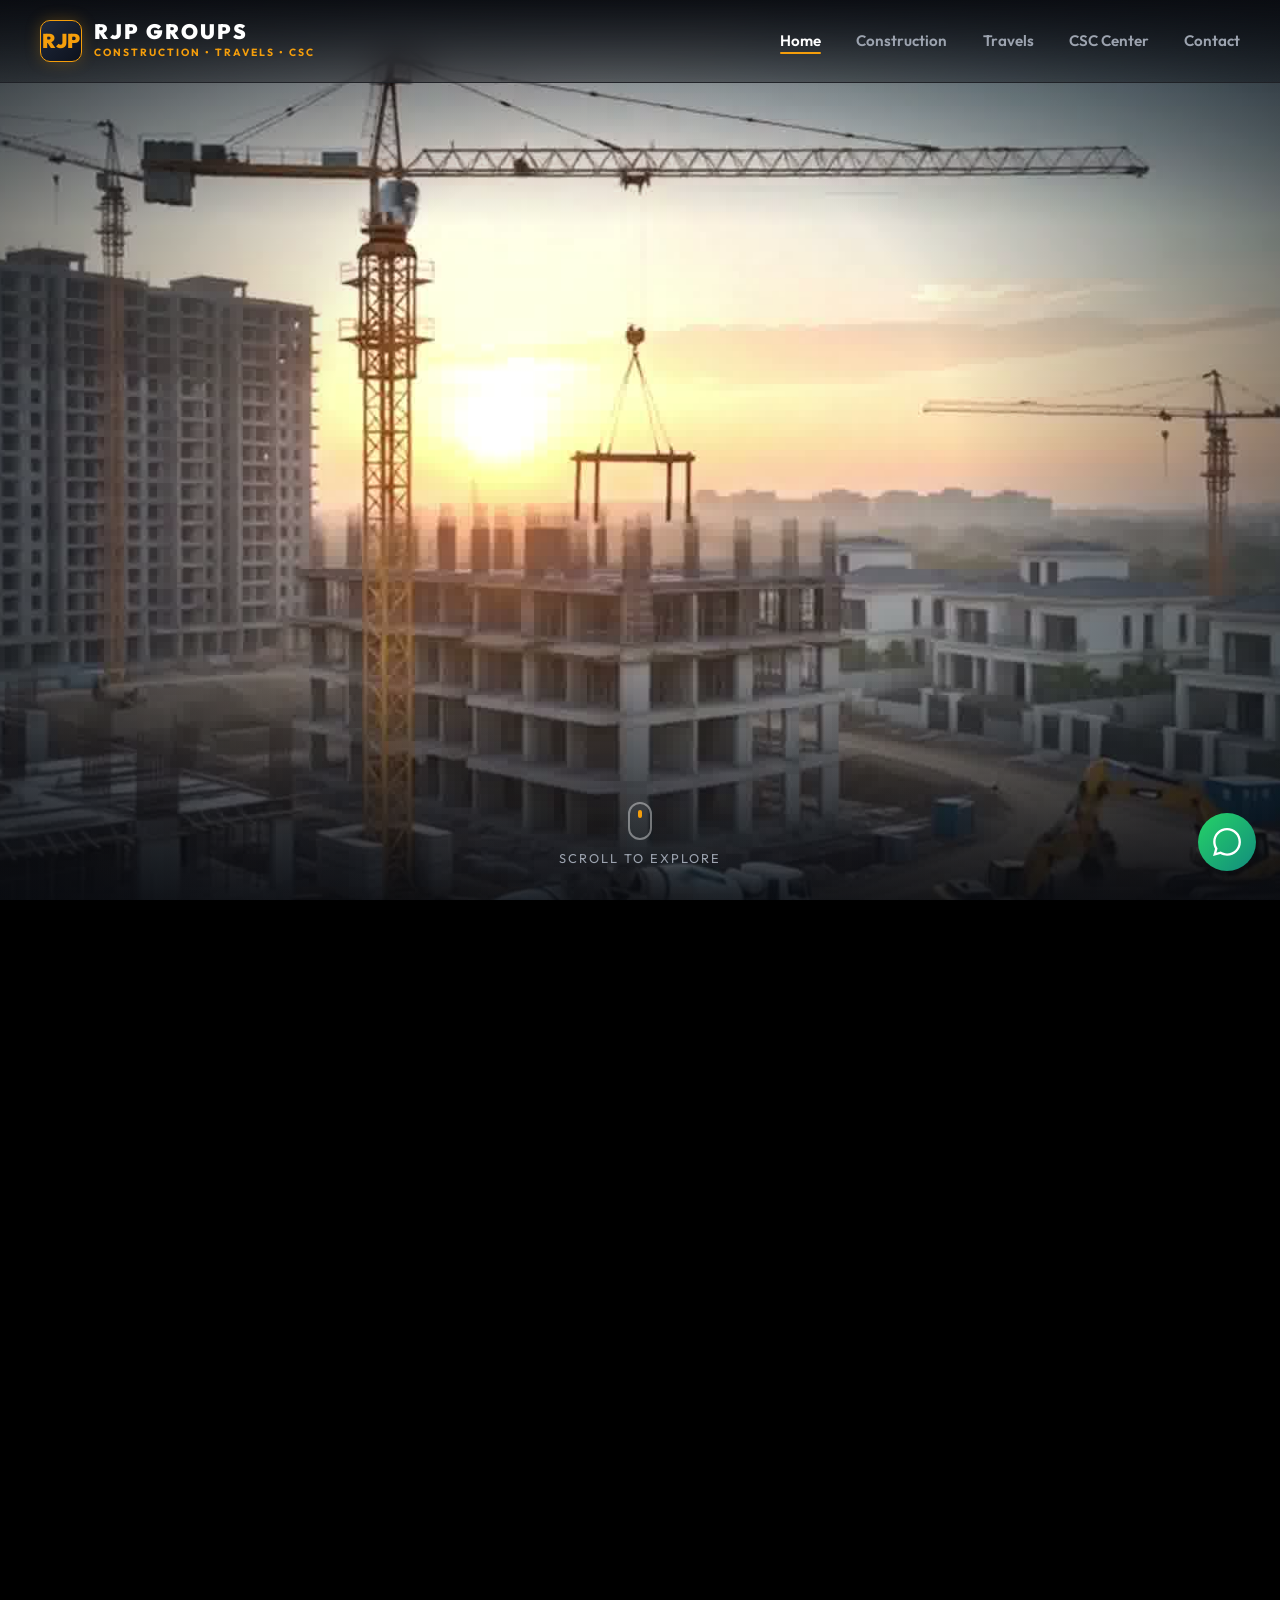
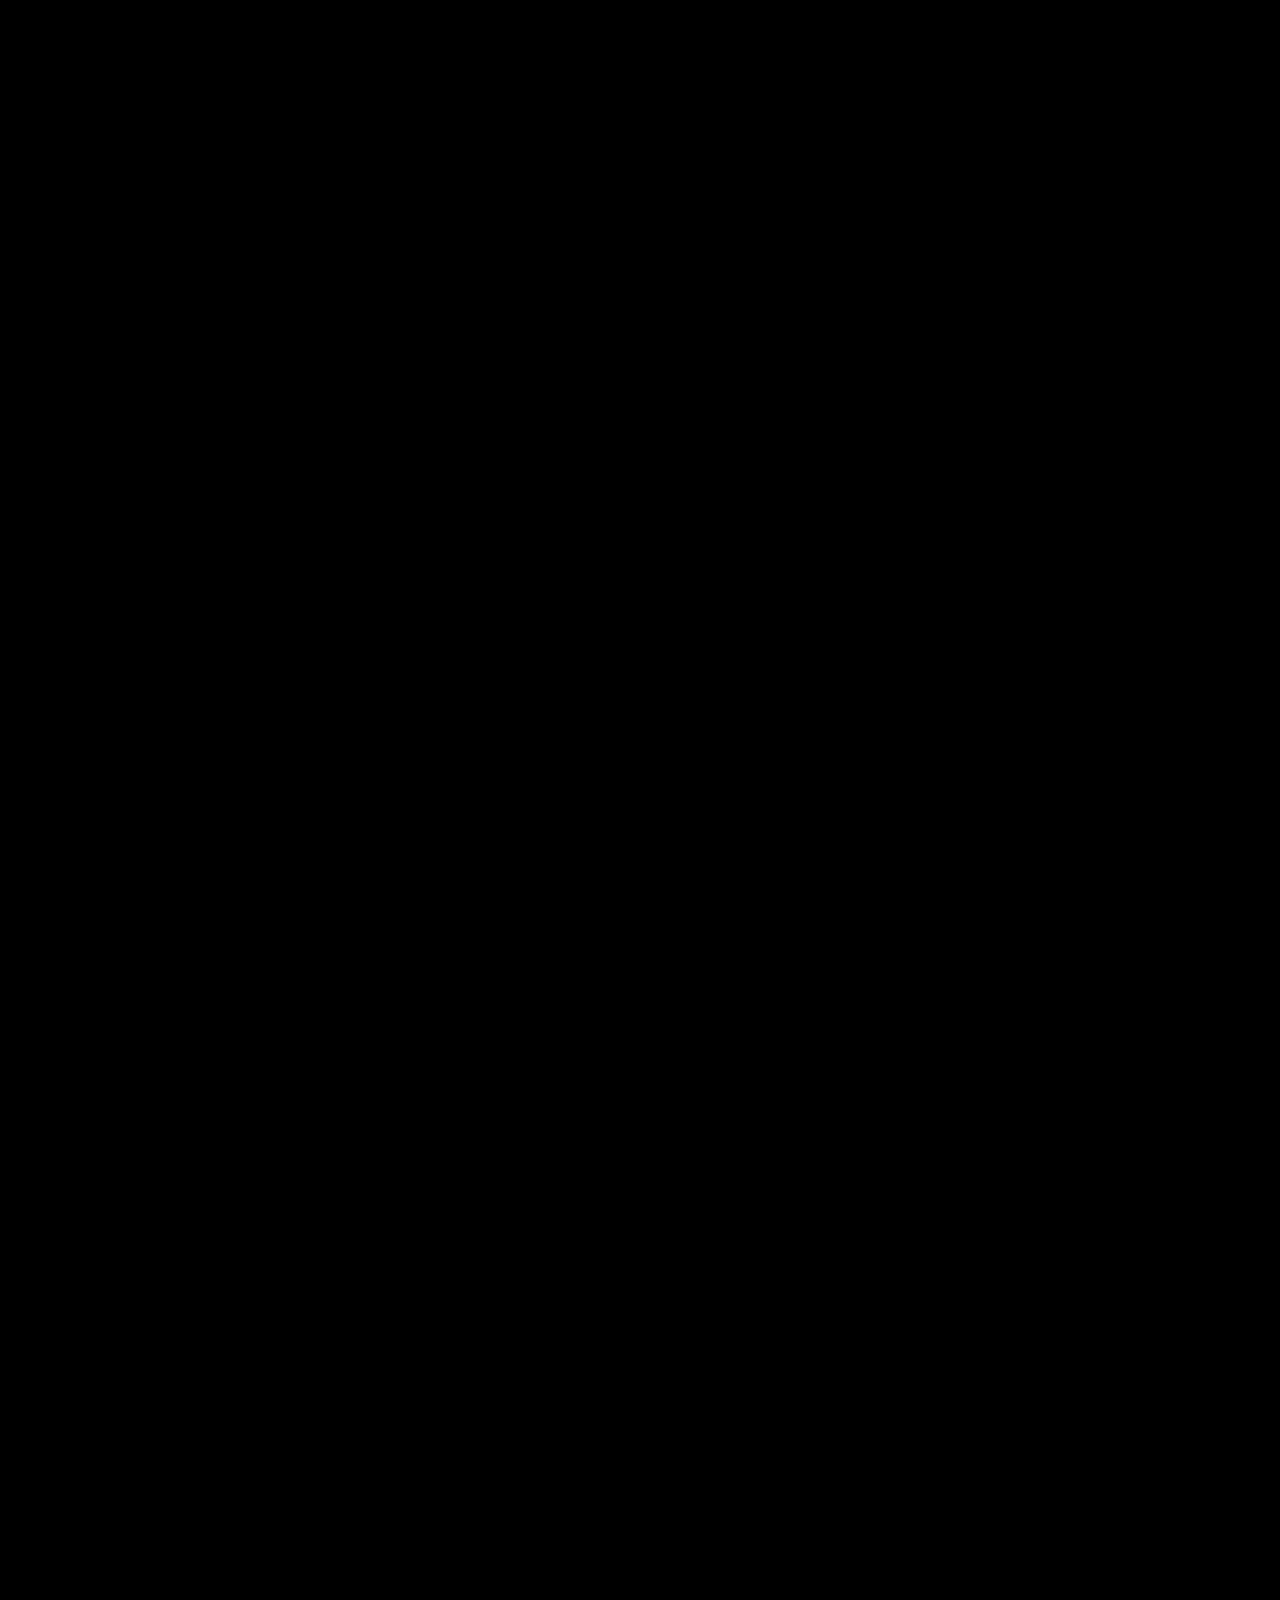
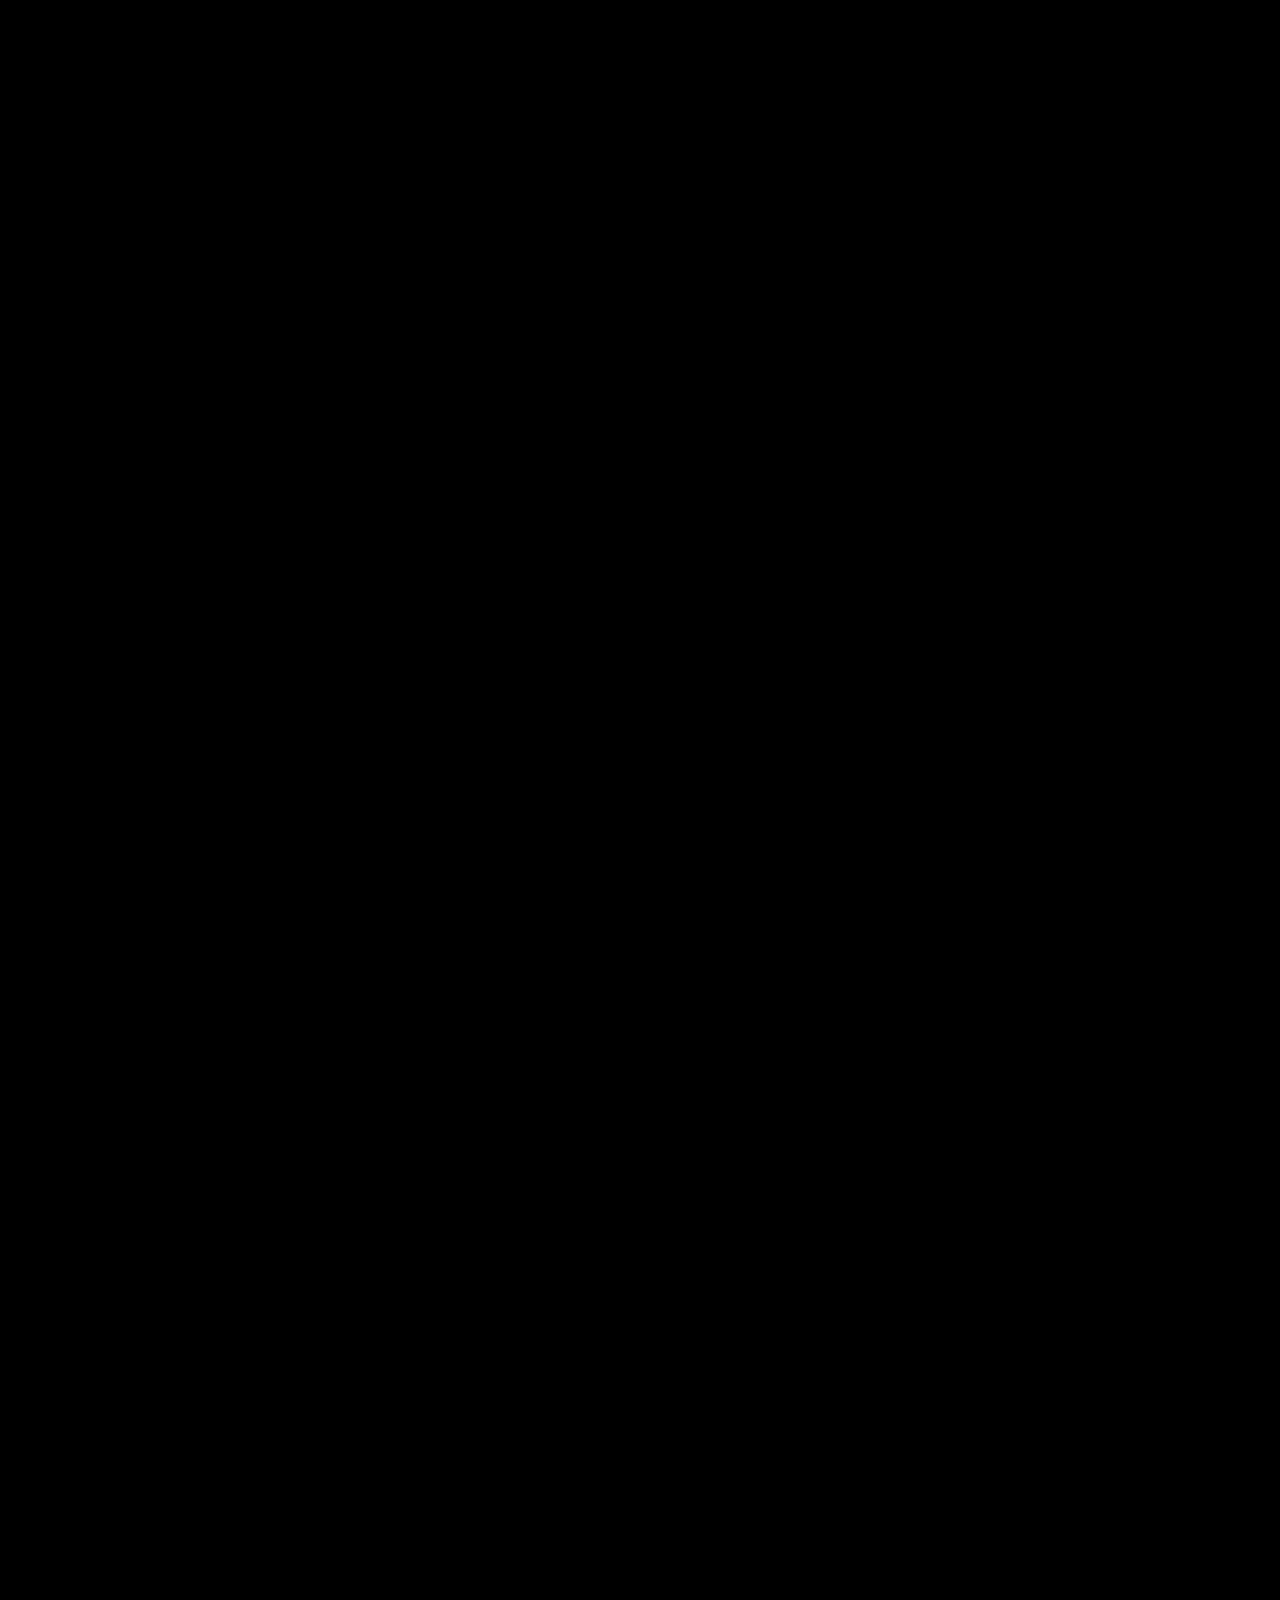
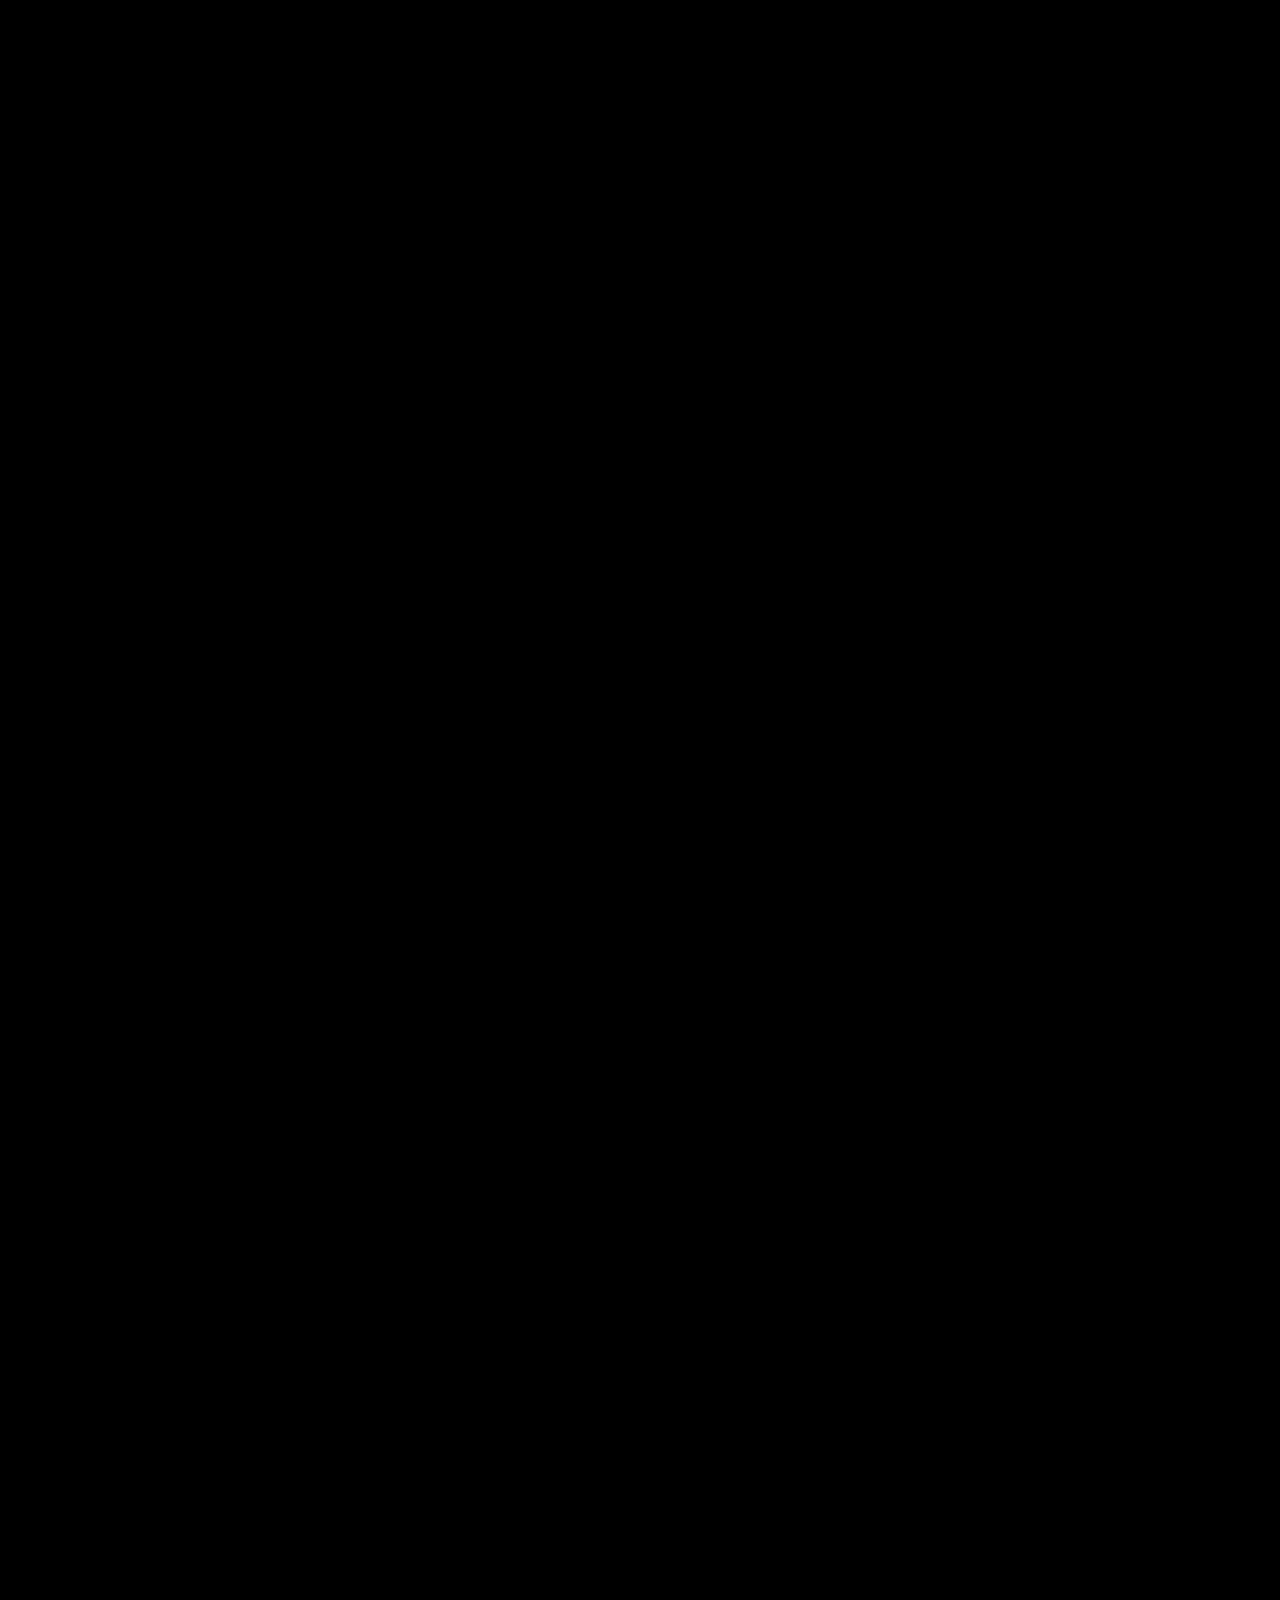
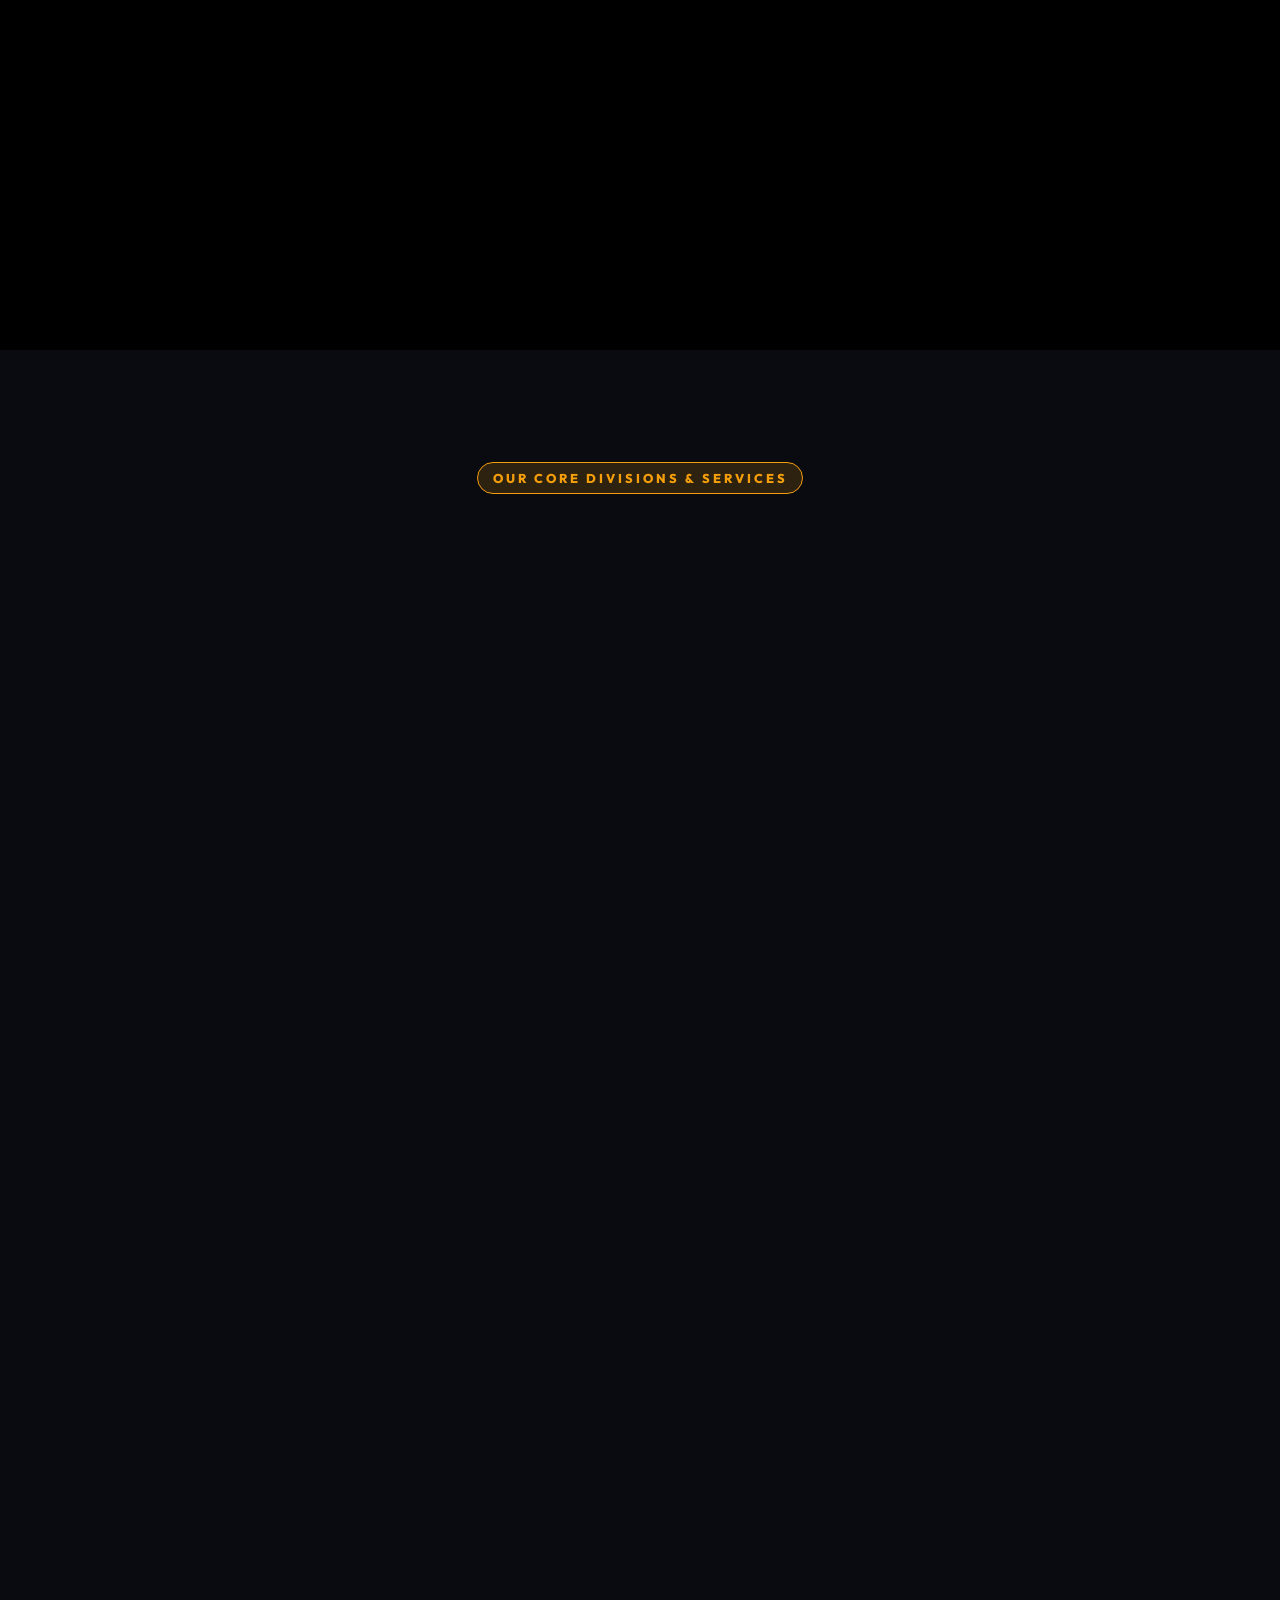
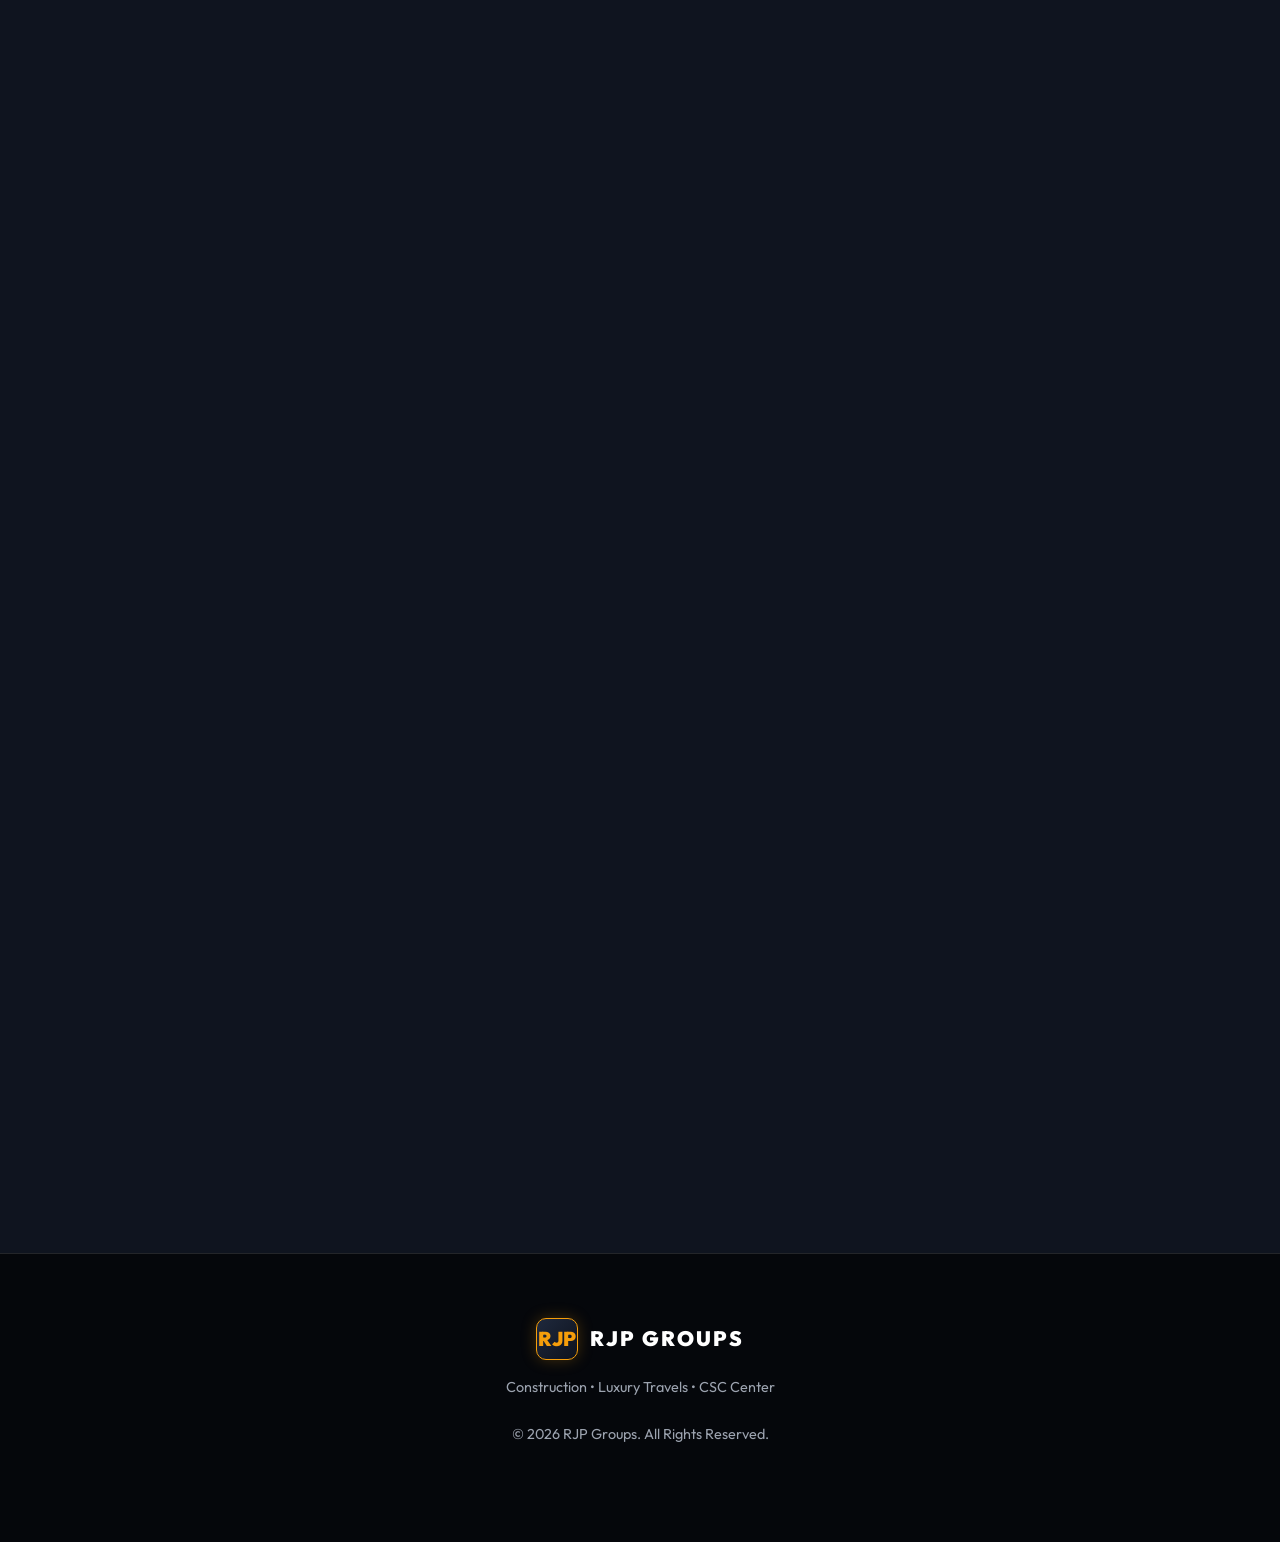
<file: index.html>
<!DOCTYPE html>
<html lang="en">
<head>
  <meta charset="UTF-8">
  <meta name="viewport" content="width=device-width, initial-scale=1.0, maximum-scale=5.0, viewport-fit=cover">
  <meta name="theme-color" content="#0d1118">
  <meta name="mobile-web-app-capable" content="yes">
  <meta name="apple-mobile-web-app-capable" content="yes">
  <meta name="apple-mobile-web-app-status-bar-style" content="black-translucent">
  <title>RJP GROUPS | Muthu Construction, Travels & Dhiyashini CSC Center</title>
  <meta name="description" content="RJP Groups is a premier multi-sector conglomerate excelling in Muthu Construction, Luxury Travels & Fleet Services, and Dhiyashini CSC Center.">
  
  <!-- Google Fonts -->
  <link rel="preconnect" href="https://fonts.googleapis.com">
  <link rel="preconnect" href="https://fonts.gstatic.com" crossorigin>
  <link href="https://fonts.googleapis.com/css2?family=Inter:wght@400;500;600;700&family=Outfit:wght@500;600;700;800;900&display=swap" rel="stylesheet">
  
  <!-- CSS Stylesheet -->
  <link rel="stylesheet" href="styles.css">
</head>
<body>



  <!-- Preloader -->
  <div id="preloader" class="preloader">
    <div class="loader-logo">MACAPP</div>
    <div class="loader-bar-container">
      <div id="loader-bar" class="loader-bar"></div>
    </div>
    <div id="loader-text" class="loader-text">Loading Experience... 0%</div>
  </div>

  <!-- Site Navigation Bar (Auto-Hides on Scroll) -->
  <header id="navbar" class="navbar">
    <a href="index.html" class="brand-logo">
      <div class="brand-badge">RJP</div>
      <div class="brand-text">
        <span class="brand-title">RJP GROUPS</span>
        <span class="brand-subtitle">CONSTRUCTION • TRAVELS • CSC</span>
      </div>
    </a>

    <button id="mobile-toggle" class="mobile-toggle" aria-label="Toggle navigation">
      <span class="hamburger-icon"><span></span><span></span><span></span></span>
    </button>

    <ul id="nav-links" class="nav-links">
      <li><a href="index.html" class="nav-link active">Home</a></li>
      <li><a class="nav-link" data-open-modal="quote">Construction</a></li>
      <li><a class="nav-link" data-open-modal="vehicles">Travels</a></li>
      <li><a class="nav-link" data-open-modal="csc">CSC Center</a></li>
      <li><a href="#contact" class="nav-link">Contact</a></li>
    </ul>
  </header>

  <!-- Hero Section (300-Frame Scroll Canvas Scrubber) -->
  <div id="hero-scroll-container" class="hero-scroll-container">
    <div id="sticky-wrapper" class="sticky-wrapper">
      <canvas id="scroll-canvas"></canvas>
      <div class="hero-vignette"></div>

      <!-- Card 1: Construction -->
      <div id="card-construction" class="hero-overlay-card pos-left">
        <div class="card-tag tag-construction">Muthu Construction</div>
        <h1 class="card-title">Engineering Milestones, Constructing Futures</h1>
        <p class="card-desc">From residential homes to commercial complexes, Muthu Construction delivers uncompromised quality.</p>
        <div class="card-actions">
          <button class="btn-cta" data-open-modal="quote">Calculate Estimate</button>
        </div>
      </div>

      <!-- Card 2: Travels -->
      <div id="card-travels" class="hero-overlay-card pos-right">
        <div class="card-tag tag-travels">RJP Travels</div>
        <h2 class="card-title">Comfortable, Reliable & Premium Journeys</h2>
        <p class="card-desc">Experience seamless luxury travel with RJP Travels. Providing modern fleet rentals, outstation trips, mini trucks, and heavy tractors.</p>
        <div class="card-actions">
          <button class="btn-cta" data-open-modal="vehicles" style="background: linear-gradient(135deg, #10b981, #059669); color: #fff;">Explore Fleet</button>
        </div>
      </div>

      <!-- Card 3: CSC Center -->
      <div id="card-csc" class="hero-overlay-card pos-left">
        <div class="card-tag tag-csc">Dhiyashini CSC Center</div>
        <h2 class="card-title">Empowering Citizens through Digital Services</h2>
        <p class="card-desc">Your trusted one-stop Common Services Centre. We streamline e-governance documents, Aadhaar & PAN processing, and utility payments.</p>
        <div class="card-actions">
          <button class="btn-cta" data-open-modal="csc" style="background: linear-gradient(135deg, #8b5cf6, #6d28d9); color: #fff;">Explore e-Services</button>
        </div>
      </div>

      <!-- Scroll Hint Indicator -->
      <div id="scroll-indicator" class="scroll-indicator">
        <div class="mouse-icon">
          <div class="wheel"></div>
        </div>
        <span>Scroll to Explore</span>
      </div>
    </div>
  </div>

  <!-- POST-HERO VERTICAL ONE-AFTER-ANOTHER DIVISION SCROLL SECTIONS -->
  <section id="divisions-overview">
    <div class="container">
      <div class="section-header" style="margin-bottom: 1rem; margin-top: 0;">
        <span class="section-badge badge-gold">OUR CORE DIVISIONS &amp; SERVICES</span>
      </div>

      <!-- Division 1: Construction (Scroll Step 1: 3D Left Flip & HD Banner) -->
      <div class="division-scroll-block">
        <div class="rich-division-card theme-gold anim-block-1">
          <div class="rich-card-banner">
            <img src="assets/construction.jpg" alt="Muthu Construction Site and Civil Engineering">
            <div class="banner-overlay-vignette"></div>
            <span class="banner-badge-pill pill-gold">CIVIL & ARCHITECTURAL ENGINEERING</span>
          </div>
          <div class="rich-card-body">
            <h3 class="rich-card-title">Muthu Construction</h3>
            <button class="btn-rich-action" data-open-modal="quote">Calculate Estimate</button>
          </div>
        </div>
      </div>

      <!-- Division 2: Travels (Scroll Step 2: Spring Zoom from Center & Fleet Banner) -->
      <div class="division-scroll-block">
        <div class="rich-division-card theme-green anim-block-2">
          <div class="rich-card-banner">
            <img src="assets/vehicles/sedan.jpg" alt="RJP Travels Luxury Fleet">
            <div class="banner-overlay-vignette"></div>
            <span class="banner-badge-pill pill-green">LUXURY FLEET & TRANSPORTATION</span>
          </div>
          <div class="rich-card-body">
            <h3 class="rich-card-title">RJP Travels</h3>
            <button class="btn-rich-action" data-open-modal="vehicles">View Fleet & Book</button>
          </div>
        </div>
      </div>

      <!-- Division 3: CSC Center (Scroll Step 3: 3D Right Flip & Governance Banner) -->
      <div class="division-scroll-block">
        <div class="rich-division-card theme-purple anim-block-3">
          <div class="rich-card-banner">
            <img src="assets/csc.jpg" alt="Dhiyashini CSC Digital Government Portal">
            <div class="banner-overlay-vignette"></div>
            <span class="banner-badge-pill pill-purple">CITIZEN E-GOVERNANCE CENTER</span>
          </div>
          <div class="rich-card-body">
            <h3 class="rich-card-title">Dhiyashini CSC Center</h3>
            <button class="btn-rich-action" data-open-modal="csc">Explore e-Services</button>
          </div>
        </div>
      </div>

      <!-- Animated Group Stats Ticker -->
      <div class="stats-ticker-container">
        <div class="ticker-box">
          <div class="ticker-number">15+</div>
          <div class="ticker-label">Years Excellence</div>
        </div>
        <div class="ticker-box">
          <div class="ticker-number" style="color: var(--accent-gold);">500+</div>
          <div class="ticker-label">Projects Built</div>
        </div>
        <div class="ticker-box">
          <div class="ticker-number" style="color: var(--accent-green);">50K+</div>
          <div class="ticker-label">Happy Travelers</div>
        </div>
        <div class="ticker-box">
          <div class="ticker-number" style="color: var(--accent-purple);">100K+</div>
          <div class="ticker-label">Citizens Served</div>
        </div>
      </div>
    </div>
  </section>

  <!-- MAIN PAGE INLINE SECTION: CONTACT DESK WITH LIVE SCROLL ANIMATIONS -->
  <section id="contact" class="bg-dark-secondary">
    <div class="container">
      <div class="section-header contact-anim-header">
        <span class="section-badge badge-gold">LET'S CONNECT</span>
        <h2 class="section-title">Get In Touch</h2>
        <p class="section-subtitle">Reach out to us for any of our services. We'd love to hear from you!</p>
      </div>

      <!-- 3 Staggered Animated Info Cards -->
      <div class="contact-info-cards">
        <!-- Call Us -->
        <a href="tel:+917358656647" class="info-card-dark contact-card-anim-1" aria-label="Call RJP Groups">
          <div class="info-card-icon">
            <svg width="24" height="24" viewBox="0 0 24 24" fill="none" stroke="currentColor" stroke-width="2" stroke-linecap="round" stroke-linejoin="round"><path d="M22 16.92v3a2 2 0 0 1-2.18 2 19.79 19.79 0 0 1-8.63-3.07 19.5 19.5 0 0 1-6-6 19.79 19.79 0 0 1-3.07-8.67A2 2 0 0 1 4.11 2h3a2 2 0 0 1 2 1.72 12.84 12.84 0 0 0 .7 2.81 2 2 0 0 1-.45 2.11L8.09 9.91a16 16 0 0 0 6 6l1.27-1.27a2 2 0 0 1 2.11-.45 12.84 12.84 0 0 0 2.81.7A2 2 0 0 1 22 16.92z"></path></svg>
          </div>
          <h3 class="info-card-title">Call Us</h3>
          <div class="info-card-text">+91 73586 56647</div>
          <div style="margin-top:0.5rem;font-size:0.75rem;color:rgba(255,255,255,0.3);letter-spacing:0.5px;">TAP TO CALL</div>
        </a>

        <!-- Email Us -->
        <a href="mailto:jeyaprakashp342@gmail.com" class="info-card-dark contact-card-anim-2" aria-label="Email RJP Groups">
          <div class="info-card-icon">
            <svg width="24" height="24" viewBox="0 0 24 24" fill="none" stroke="currentColor" stroke-width="2" stroke-linecap="round" stroke-linejoin="round"><path d="M4 4h16c1.1 0 2 .9 2 2v12c0 1.1-.9 2-2 2H4c-1.1 0-2-.9-2-2V6c0-1.1.9-2 2-2z"></path><polyline points="22,6 12,13 2,6"></polyline></svg>
          </div>
          <h3 class="info-card-title">Email Us</h3>
          <div class="info-card-text">jeyaprakashp342@gmail.com</div>
          <div style="margin-top:0.5rem;font-size:0.75rem;color:rgba(255,255,255,0.3);letter-spacing:0.5px;">TAP TO EMAIL</div>
        </a>

        <!-- Visit Us -->
        <a href="https://maps.app.goo.gl/PDuvttKUReEv8pGj8" target="_blank" rel="noopener" class="info-card-dark contact-card-anim-3" aria-label="View RJP Groups on Google Maps">
          <div class="info-card-icon">
            <svg width="24" height="24" viewBox="0 0 24 24" fill="none" stroke="currentColor" stroke-width="2" stroke-linecap="round" stroke-linejoin="round"><path d="M21 10c0 7-9 13-9 13s-9-6-9-13a9 9 0 0 1 18 0z"></path><circle cx="12" cy="10" r="3"></circle></svg>
          </div>
          <h3 class="info-card-title">Visit Us</h3>
          <div class="info-card-text">Madasamy Kovil Street, Therbogi, Ramanathapuram</div>
          <div style="margin-top:0.5rem;font-size:0.75rem;color:rgba(255,255,255,0.3);letter-spacing:0.5px;">OPEN IN MAPS</div>
        </a>
      </div>

      <!-- Animated Contact Form -->
      <div class="dark-form-card contact-form-anim">
        <form id="contact-form">
          <div class="form-grid-2">
            <div class="form-group-dark">
              <label for="user-name">Your Name</label>
              <input type="text" id="user-name" class="form-input-dark" placeholder="Enter your full name" required>
            </div>

            <div class="form-group-dark">
              <label for="user-phone">Phone Number</label>
              <input type="tel" id="user-phone" class="form-input-dark" placeholder="+91 XXXXX XXXXX" required>
            </div>
          </div>

          <div class="form-group-dark">
            <label for="user-service">Which Service Are You Interested In?</label>
            <select id="user-service" class="form-input-dark" required>
              <option value="" disabled selected>Select a service</option>
              <option value="construction">Muthu Construction Estimate</option>
              <option value="travels">RJP Travels Fleet Booking</option>
              <option value="csc">Dhiyashini CSC Government &amp; Document Services</option>
              <option value="general">General Inquiry</option>
            </select>
          </div>

          <div class="form-group-dark">
            <label for="user-message">Message</label>
            <textarea id="user-message" class="form-input-dark" style="min-height: 120px; resize: vertical;" placeholder="Tell us about your requirements..." required></textarea>
          </div>

          <button type="submit" class="btn-gold-submit">Submit Inquiry</button>
        </form>
      </div>
    </div>
  </section>

  <!-- ==========================================================================
       INTERACTIVE SPRINGY GLASS POPUP MODAL OVERLAYS
       ========================================================================== -->

  <!-- Modal 1: Construction Estimate Calculator Popup -->
  <div id="modal-quote" class="modal-overlay">
    <div class="modal-container">
      <button class="modal-close-btn" data-close-modal aria-label="Close popup">&times;</button>
      <div class="section-header" style="margin-bottom: 2rem; text-align: left;">
        <span class="section-badge badge-gold">MUTHU CONSTRUCTION</span>
        <h2 class="section-title" style="font-size: 2.2rem;">Get Your Free Construction Estimate</h2>
        <p class="section-subtitle">Tell us about your plot size, project vision, timeline, and design preferences. Our civil engineering team will provide a detailed breakdown.</p>
      </div>

      <form id="modal-construction-form">
        <div class="form-grid-2">
          <div class="form-group-dark">
            <label for="m-full-name">Full Name</label>
            <input type="text" id="m-full-name" class="form-input-dark" placeholder="Enter your full name" required>
          </div>

          <div class="form-group-dark">
            <label for="m-mobile-number">Mobile / WhatsApp Number</label>
            <input type="tel" id="m-mobile-number" class="form-input-dark" placeholder="+91 XXXXX XXXXX" required>
          </div>
        </div>

        <div class="form-grid-2">
          <div class="form-group-dark">
            <label for="m-project-category">Project Category</label>
            <select id="m-project-category" class="form-input-dark" required>
              <option value="" disabled selected>Select Project Type</option>
              <option value="residential">Residential Villa / Independent House</option>
              <option value="commercial">Commercial Complex &amp; Office Tower</option>
              <option value="industrial">Industrial Factory / Warehouse Shed</option>
              <option value="roadways">Road &amp; Concrete Paving</option>
              <option value="renovation">Building Renovation &amp; Turnkey Interior</option>
            </select>
          </div>

          <div class="form-group-dark">
            <label for="m-budget-range">Estimated Budget Range</label>
            <select id="m-budget-range" class="form-input-dark" required>
              <option value="" disabled selected>Select Budget Range</option>
              <option value="10-25">₹10 Lakhs - ₹25 Lakhs</option>
              <option value="25-50">₹25 Lakhs - ₹50 Lakhs</option>
              <option value="50-100">₹50 Lakhs - ₹1 Crore</option>
              <option value="100+">₹1 Crore+</option>
            </select>
          </div>
        </div>

        <div class="form-group-dark">
          <label for="m-site-location">Property / Site Location</label>
          <input type="text" id="m-site-location" class="form-input-dark" placeholder="City, Area or Site Address" required>
        </div>

        <div class="form-group-dark">
          <label for="m-project-requirements">Project Requirements / Details</label>
          <textarea id="m-project-requirements" class="form-input-dark" style="min-height: 100px; resize: vertical;" placeholder="Tell us about plot size, floors, design preferences..." required></textarea>
        </div>

        <button type="submit" class="btn-gold-submit">Request Free Construction Quote</button>
      </form>
    </div>
  </div>

  <!-- Modal 2: Travels Fleet Showcase Popup -->
  <div id="modal-vehicles" class="modal-overlay">
    <div class="modal-container" style="max-width: 1000px;">
      <button class="modal-close-btn" data-close-modal aria-label="Close popup">&times;</button>
      <div class="section-header" style="margin-bottom: 2rem; text-align: left;">
        <span class="section-badge badge-green">RJP TRAVELS FLEET</span>
        <h2 class="section-title" style="font-size: 2.2rem;">Our Travels &amp; Transport Fleet</h2>
        <p class="section-subtitle">Providing luxury sedans, 7-seater family cruisers, commercial freight trucks, and heavy tractors.</p>
      </div>

      <div class="filter-pills-row" style="justify-content: flex-start;">
        <button class="pill-btn active-green" data-vehicle-tab="all">All Vehicles (4)</button>
        <button class="pill-btn" data-vehicle-tab="sedan">Luxury Sedans</button>
        <button class="pill-btn" data-vehicle-tab="mpv">Family MPV</button>
        <button class="pill-btn" data-vehicle-tab="truck">Commercial Truck</button>
        <button class="pill-btn" data-vehicle-tab="tractor">Heavy Tractor</button>
      </div>

      <div class="vehicles-grid">
        <div class="vehicle-card" data-category="sedan">
          <div class="vehicle-image-wrapper">
            <span class="vehicle-badge-tag">LUXURY SEDAN</span>
            <img src="assets/vehicles/sedan.jpg?v=4" alt="Swift Dzire White Sedan">
          </div>
          <div class="vehicle-content">
            <h3 class="vehicle-name">Swift Dzire White Sedan</h3>
            <p class="vehicle-specs">5-Seater Sedan | Climate Control AC | Outstation &amp; City Cab Service</p>
            <div class="vehicle-footer">
              <div>
                <span class="price-text">₹14 / km</span>
                <span class="price-unit">PER DISTANCE</span>
              </div>
              <a href="https://wa.me/917358656647?text=Hello%20RJP%20Travels!%20I%20would%20like%20to%20book%20the%20*Swift%20Dzire%20White%20Sedan*%20(%E2%82%B914%2Fkm).%20Please%20confirm%20availability%20and%20details.%20Thank%20you!" target="_blank" class="btn-book-green">Book Now &rarr;</a>
            </div>
          </div>
        </div>

        <div class="vehicle-card" data-category="mpv">
          <div class="vehicle-image-wrapper">
            <span class="vehicle-badge-tag">FAMILY MPV</span>
            <img src="assets/vehicles/mpv.jpg?v=4" alt="Maruti Ertiga White MPV">
          </div>
          <div class="vehicle-content">
            <h3 class="vehicle-name">Maruti Ertiga White MPV</h3>
            <p class="vehicle-specs">7-Seater Family Cruiser | Dual Rear AC | Push-Button Start | Extra Boot Space</p>
            <div class="vehicle-footer">
              <div>
                <span class="price-text">₹18 / km</span>
                <span class="price-unit">PER DISTANCE</span>
              </div>
              <a href="https://wa.me/917358656647?text=Hello%20RJP%20Travels!%20I%20would%20like%20to%20book%20the%20*Maruti%20Ertiga%20White%20MPV*%20(7-Seater%2C%20%E2%82%B918%2Fkm).%20Please%20confirm%20availability%20and%20details.%20Thank%20you!" target="_blank" class="btn-book-green">Book Now &rarr;</a>
            </div>
          </div>
        </div>

        <div class="vehicle-card" data-category="truck">
          <div class="vehicle-image-wrapper">
            <span class="vehicle-badge-tag">COMMERCIAL TRUCK</span>
            <img src="assets/vehicles/truck.jpg?v=4" alt="Commercial Mini Goods Truck">
          </div>
          <div class="vehicle-content">
            <h3 class="vehicle-name">Commercial Mini Goods Truck</h3>
            <p class="vehicle-specs">1.5 Ton Freight Payload | Enclosed Cage | Express Cargo &amp; Relocation</p>
            <div class="vehicle-footer">
              <div>
                <span class="price-text">₹25 / km</span>
                <span class="price-unit">PER FREIGHT TRIP</span>
              </div>
              <a href="https://wa.me/917358656647?text=Hello%20RJP%20Travels!%20I%20would%20like%20to%20book%20the%20*Commercial%20Mini%20Goods%20Truck*%20(1.5%20Ton%20Freight%2C%20%E2%82%B925%2Fkm).%20Please%20confirm%20availability%20and%20details.%20Thank%20you!" target="_blank" class="btn-book-green">Book Freight &rarr;</a>
            </div>
          </div>
        </div>

        <div class="vehicle-card" data-category="tractor">
          <div class="vehicle-image-wrapper">
            <span class="vehicle-badge-tag">HEAVY TRACTOR</span>
            <img src="assets/vehicles/tractor.jpg?v=4" alt="Agricultural Tractor">
          </div>
          <div class="vehicle-content">
            <h3 class="vehicle-name">Agricultural Tractor</h3>
            <p class="vehicle-specs">45 HP Heavy Duty Tractor | Multi-crop Tillage | Soil Preparation &amp; Trailer Hauling</p>
            <div class="vehicle-footer">
              <div>
                <span class="price-text">₹800 / hr</span>
                <span class="price-unit">RENTAL RATE</span>
              </div>
              <a href="https://wa.me/917358656647?text=Hello%20RJP%20Travels!%20I%20would%20like%20to%20rent%20the%20*Agricultural%20Tractor*%20(45HP%2C%20%E2%82%B9800%2Fhr).%20Please%20confirm%20availability%20and%20details.%20Thank%20you!" target="_blank" class="btn-book-green">Rent Tractor &rarr;</a>
            </div>
          </div>
        </div>
      </div>
    </div>
  </div>

  <!-- Modal 3: CSC Services Popup -->
  <div id="modal-csc" class="modal-overlay">
    <div class="modal-container" style="max-width: 1000px;">
      <button class="modal-close-btn" data-close-modal aria-label="Close popup">&times;</button>
      <div class="section-header" style="margin-bottom: 2rem; text-align: left;">
        <span class="section-badge badge-purple">DHIYASHINI CSC CENTER</span>
        <h2 class="section-title" style="font-size: 2.2rem;">Available e-Services at Dhiyashini CSC Center</h2>
        <p class="section-subtitle">Your one-stop center for government identity cards, certificates, digital banking, bill payments &amp; more. Tap <strong>Get Help</strong> on any service to instantly connect with us on WhatsApp.</p>
      </div>

      <div class="search-container" style="margin-bottom: 1.5rem;">
        <input type="text" id="csc-search-input" class="search-input-box" placeholder="Search service (e.g. Aadhaar, Income Certificate, PAN)...">
      </div>

      <div class="filter-pills-row" style="justify-content: flex-start;">
        <button class="pill-btn active-purple" data-csc-tab="all">All Services (6)</button>
        <button class="pill-btn" data-csc-tab="govid">Government IDs</button>
        <button class="pill-btn" data-csc-tab="certificates">Certificates</button>
        <button class="pill-btn" data-csc-tab="banking">Banking &amp; AEPS</button>
        <button class="pill-btn" data-csc-tab="bills">Bills &amp; Fastag</button>
      </div>

      <div class="csc-grid">
        <div class="csc-card" data-category="govid" data-keywords="aadhaar pvc mobile update photo address">
          <div class="csc-header">
            <div class="csc-icon">
              <svg width="22" height="22" viewBox="0 0 24 24" fill="none" stroke="currentColor" stroke-width="2" stroke-linecap="round" stroke-linejoin="round"><rect x="1" y="4" width="22" height="16" rx="2" ry="2"></rect><line x1="1" y1="10" x2="23" y2="10"></line></svg>
            </div>
            <h3 class="csc-title">Aadhaar Card Services</h3>
          </div>
          <p class="csc-desc">Aadhaar enrollment, mobile number linking, biometric update &amp; PVC card printing.</p>
          <div class="checklist-box">
            <div class="checklist-title">AVAILABLE SERVICES</div>
            <ul class="checklist-items">
              <li><span class="bullet-check">&bull;</span> New Aadhaar Enrollment</li>
              <li><span class="bullet-check">&bull;</span> Mobile Number Linking / Update</li>
              <li><span class="bullet-check">&bull;</span> Biometric Update (Photo / Fingerprint)</li>
              <li><span class="bullet-check">&bull;</span> PVC Aadhaar Card Printing</li>
              <li><span class="bullet-check">&bull;</span> Address &amp; Name Correction</li>
            </ul>
          </div>
          <div class="checklist-box" style="margin-top:0.75rem;">
            <div class="checklist-title">DOCUMENTS NEEDED</div>
            <ul class="checklist-items">
              <li><span class="bullet-check">&bull;</span> Proof of Identity (Voter ID / Driving License)</li>
              <li><span class="bullet-check">&bull;</span> Proof of Address (Ration Card / EB Bill)</li>
              <li><span class="bullet-check">&bull;</span> Applicant Mobile Number for OTP</li>
            </ul>
          </div>
          <a href="https://wa.me/917358656647?text=Hello%20Dhiyashini%20CSC%20Center!%20I%20need%20help%20with%20*Aadhaar%20Card%20Services*.%20Please%20guide%20me%20on%20the%20process%20and%20documents%20required.%20Thank%20you!" target="_blank" class="csc-whatsapp-btn">
            <svg width="18" height="18" viewBox="0 0 24 24" fill="currentColor"><path d="M.057 24l1.687-6.163c-1.041-1.804-1.588-3.849-1.587-5.946.003-6.556 5.338-11.891 11.893-11.891 3.181.001 6.167 1.24 8.413 3.488 2.245 2.248 3.481 5.236 3.48 8.414-.003 6.557-5.338 11.892-11.893 11.892-1.99-.001-3.951-.5-5.688-1.448l-6.205 1.654zm6.597-3.807c1.676.995 3.276 1.591 5.392 1.592 5.448 0 9.886-4.434 9.889-9.885.002-5.462-4.415-9.89-9.881-9.892-5.452 0-9.887 4.434-9.889 9.884-.001 2.225.651 3.891 1.746 5.634l-.999 3.648 3.742-.981z"/></svg>
            Get Help on WhatsApp
          </a>
        </div>

        <div class="csc-card" data-category="govid" data-keywords="pan nsdl uti e-pan photo dob name update">
          <div class="csc-header">
            <div class="csc-icon">
              <svg width="22" height="22" viewBox="0 0 24 24" fill="none" stroke="currentColor" stroke-width="2" stroke-linecap="round" stroke-linejoin="round"><path d="M14 2H6a2 2 0 0 0-2 2v16a2 2 0 0 0 2 2h12a2 2 0 0 0 2-2V8z"></path><polyline points="14 2 14 8 20 8"></polyline><line x1="16" y1="13" x2="8" y2="13"></line><line x1="16" y1="17" x2="8" y2="17"></line></svg>
            </div>
            <h3 class="csc-title">PAN Card (New &amp; Correction)</h3>
          </div>
          <p class="csc-desc">Instant e-PAN generation, new NSDL/UTI PAN applications, and corrections.</p>
          <div class="checklist-box">
            <div class="checklist-title">AVAILABLE SERVICES</div>
            <ul class="checklist-items">
              <li><span class="bullet-check">&bull;</span> New PAN Card Application (NSDL / UTI)</li>
              <li><span class="bullet-check">&bull;</span> Instant e-PAN via Aadhaar</li>
              <li><span class="bullet-check">&bull;</span> PAN Name / DOB / Address Correction</li>
              <li><span class="bullet-check">&bull;</span> Duplicate / Lost PAN Reprint</li>
            </ul>
          </div>
          <div class="checklist-box" style="margin-top:0.75rem;">
            <div class="checklist-title">DOCUMENTS NEEDED</div>
            <ul class="checklist-items">
              <li><span class="bullet-check">&bull;</span> Aadhaar Card copy (Name &amp; DOB matching)</li>
              <li><span class="bullet-check">&bull;</span> 2 Passport Size Photographs</li>
              <li><span class="bullet-check">&bull;</span> Existing PAN Card copy (For corrections)</li>
            </ul>
          </div>
          <a href="https://wa.me/917358656647?text=Hello%20Dhiyashini%20CSC%20Center!%20I%20need%20help%20with%20*PAN%20Card%20Services*.%20Please%20guide%20me%20on%20the%20process%20and%20documents%20required.%20Thank%20you!" target="_blank" class="csc-whatsapp-btn">
            <svg width="18" height="18" viewBox="0 0 24 24" fill="currentColor"><path d="M.057 24l1.687-6.163c-1.041-1.804-1.588-3.849-1.587-5.946.003-6.556 5.338-11.891 11.893-11.891 3.181.001 6.167 1.24 8.413 3.488 2.245 2.248 3.481 5.236 3.48 8.414-.003 6.557-5.338 11.892-11.893 11.892-1.99-.001-3.951-.5-5.688-1.448l-6.205 1.654zm6.597-3.807c1.676.995 3.276 1.591 5.392 1.592 5.448 0 9.886-4.434 9.889-9.885.002-5.462-4.415-9.89-9.881-9.892-5.452 0-9.887 4.434-9.889 9.884-.001 2.225.651 3.891 1.746 5.634l-.999 3.648 3.742-.981z"/></svg>
            Get Help on WhatsApp
          </a>
        </div>

        <div class="csc-card" data-category="certificates" data-keywords="income community nativity obc e-sevai certificate">
          <div class="csc-header">
            <div class="csc-icon">
              <svg width="22" height="22" viewBox="0 0 24 24" fill="none" stroke="currentColor" stroke-width="2" stroke-linecap="round" stroke-linejoin="round"><path d="M12 22s8-4 8-10V5l-8-3-8 3v7c0 6 8 10 8 10z"></path></svg>
            </div>
            <h3 class="csc-title">Income &amp; Community Certificates</h3>
          </div>
          <p class="csc-desc">Official Revenue e-Sevai certificates for Income, Community, Nativity &amp; OBC status.</p>
          <div class="checklist-box">
            <div class="checklist-title">AVAILABLE SERVICES</div>
            <ul class="checklist-items">
              <li><span class="bullet-check">&bull;</span> Income Certificate (e-Sevai)</li>
              <li><span class="bullet-check">&bull;</span> Community / Caste Certificate</li>
              <li><span class="bullet-check">&bull;</span> Nativity Certificate</li>
              <li><span class="bullet-check">&bull;</span> OBC / MBC Status Certificate</li>
              <li><span class="bullet-check">&bull;</span> Residence / Domicile Certificate</li>
            </ul>
          </div>
          <div class="checklist-box" style="margin-top:0.75rem;">
            <div class="checklist-title">DOCUMENTS NEEDED</div>
            <ul class="checklist-items">
              <li><span class="bullet-check">&bull;</span> Smart Ration Card &amp; Applicant Aadhaar Card</li>
              <li><span class="bullet-check">&bull;</span> Applicant Passport Size Photograph</li>
              <li><span class="bullet-check">&bull;</span> Self-Declaration Form &amp; Parent Certificate</li>
            </ul>
          </div>
          <a href="https://wa.me/917358656647?text=Hello%20Dhiyashini%20CSC%20Center!%20I%20need%20help%20with%20*Income%20%26%20Community%20Certificates*.%20Please%20guide%20me%20on%20the%20process%20and%20documents%20required.%20Thank%20you!" target="_blank" class="csc-whatsapp-btn">
            <svg width="18" height="18" viewBox="0 0 24 24" fill="currentColor"><path d="M.057 24l1.687-6.163c-1.041-1.804-1.588-3.849-1.587-5.946.003-6.556 5.338-11.891 11.893-11.891 3.181.001 6.167 1.24 8.413 3.488 2.245 2.248 3.481 5.236 3.48 8.414-.003 6.557-5.338 11.892-11.893 11.892-1.99-.001-3.951-.5-5.688-1.448l-6.205 1.654zm6.597-3.807c1.676.995 3.276 1.591 5.392 1.592 5.448 0 9.886-4.434 9.889-9.885.002-5.462-4.415-9.89-9.881-9.892-5.452 0-9.887 4.434-9.889 9.884-.001 2.225.651 3.891 1.746 5.634l-.999 3.648 3.742-.981z"/></svg>
            Get Help on WhatsApp
          </a>
        </div>

        <div class="csc-card" data-category="banking" data-keywords="banking aeps fingerprint mini atm cash withdrawal dmt">
          <div class="csc-header">
            <div class="csc-icon">
              <svg width="22" height="22" viewBox="0 0 24 24" fill="none" stroke="currentColor" stroke-width="2" stroke-linecap="round" stroke-linejoin="round"><line x1="12" y1="1" x2="12" y2="23"></line><path d="M17 5H9.5a3.5 3.5 0 0 0 0 7h5a3.5 3.5 0 0 1 0 7H6"></path></svg>
            </div>
            <h3 class="csc-title">Banking &amp; AEPS Services</h3>
          </div>
          <p class="csc-desc">Aadhaar Enabled Payment System (AePS), fingerprint cash withdrawal &amp; money transfer.</p>
          <div class="checklist-box">
            <div class="checklist-title">AVAILABLE SERVICES</div>
            <ul class="checklist-items">
              <li><span class="bullet-check">&bull;</span> AePS Cash Withdrawal (Fingerprint)</li>
              <li><span class="bullet-check">&bull;</span> Balance Enquiry via Aadhaar</li>
              <li><span class="bullet-check">&bull;</span> Domestic Money Transfer (DMT)</li>
              <li><span class="bullet-check">&bull;</span> Mini Statement / Passbook Print</li>
              <li><span class="bullet-check">&bull;</span> Micro ATM Services</li>
            </ul>
          </div>
          <div class="checklist-box" style="margin-top:0.75rem;">
            <div class="checklist-title">DOCUMENTS NEEDED</div>
            <ul class="checklist-items">
              <li><span class="bullet-check">&bull;</span> Aadhaar Linked Bank Account</li>
              <li><span class="bullet-check">&bull;</span> Biometric Fingerprint Authentication</li>
            </ul>
          </div>
          <a href="https://wa.me/917358656647?text=Hello%20Dhiyashini%20CSC%20Center!%20I%20need%20help%20with%20*Banking%20%26%20AEPS%20Services*.%20Please%20guide%20me%20on%20the%20process%20and%20details.%20Thank%20you!" target="_blank" class="csc-whatsapp-btn">
            <svg width="18" height="18" viewBox="0 0 24 24" fill="currentColor"><path d="M.057 24l1.687-6.163c-1.041-1.804-1.588-3.849-1.587-5.946.003-6.556 5.338-11.891 11.893-11.891 3.181.001 6.167 1.24 8.413 3.488 2.245 2.248 3.481 5.236 3.48 8.414-.003 6.557-5.338 11.892-11.893 11.892-1.99-.001-3.951-.5-5.688-1.448l-6.205 1.654zm6.597-3.807c1.676.995 3.276 1.591 5.392 1.592 5.448 0 9.886-4.434 9.889-9.885.002-5.462-4.415-9.89-9.881-9.892-5.452 0-9.887 4.434-9.889 9.884-.001 2.225.651 3.891 1.746 5.634l-.999 3.648 3.742-.981z"/></svg>
            Get Help on WhatsApp
          </a>
        </div>

        <div class="csc-card" data-category="bills" data-keywords="electricity eb bill tneb fastag recharge gas water">
          <div class="csc-header">
            <div class="csc-icon">
              <svg width="22" height="22" viewBox="0 0 24 24" fill="none" stroke="currentColor" stroke-width="2" stroke-linecap="round" stroke-linejoin="round"><polygon points="13 2 3 14 12 14 11 22 21 10 12 10 13 2"></polygon></svg>
            </div>
            <h3 class="csc-title">Utility Bills &amp; FASTag Recharge</h3>
          </div>
          <p class="csc-desc">Instant TNEB electricity bill payments, water tax, FASTag issuance &amp; instant recharges.</p>
          <div class="checklist-box">
            <div class="checklist-title">AVAILABLE SERVICES</div>
            <ul class="checklist-items">
              <li><span class="bullet-check">&bull;</span> TNEB Electricity Bill Payment</li>
              <li><span class="bullet-check">&bull;</span> Water Tax &amp; Property Tax Payment</li>
              <li><span class="bullet-check">&bull;</span> FASTag Issuance &amp; Recharge</li>
              <li><span class="bullet-check">&bull;</span> Mobile / DTH Recharge</li>
              <li><span class="bullet-check">&bull;</span> Gas Cylinder Booking (LPG)</li>
              <li><span class="bullet-check">&bull;</span> Insurance Premium Payment</li>
            </ul>
          </div>
          <div class="checklist-box" style="margin-top:0.75rem;">
            <div class="checklist-title">DOCUMENTS NEEDED</div>
            <ul class="checklist-items">
              <li><span class="bullet-check">&bull;</span> Consumer Number / Vehicle Registration Number</li>
              <li><span class="bullet-check">&bull;</span> Digital Receipt issued instantly</li>
            </ul>
          </div>
          <a href="https://wa.me/917358656647?text=Hello%20Dhiyashini%20CSC%20Center!%20I%20need%20help%20with%20*Utility%20Bills%20%26%20FASTag%20Recharge*.%20Please%20guide%20me%20on%20how%20to%20proceed.%20Thank%20you!" target="_blank" class="csc-whatsapp-btn">
            <svg width="18" height="18" viewBox="0 0 24 24" fill="currentColor"><path d="M.057 24l1.687-6.163c-1.041-1.804-1.588-3.849-1.587-5.946.003-6.556 5.338-11.891 11.893-11.891 3.181.001 6.167 1.24 8.413 3.488 2.245 2.248 3.481 5.236 3.48 8.414-.003 6.557-5.338 11.892-11.893 11.892-1.99-.001-3.951-.5-5.688-1.448l-6.205 1.654zm6.597-3.807c1.676.995 3.276 1.591 5.392 1.592 5.448 0 9.886-4.434 9.889-9.885.002-5.462-4.415-9.89-9.881-9.892-5.452 0-9.887 4.434-9.889 9.884-.001 2.225.651 3.891 1.746 5.634l-.999 3.648 3.742-.981z"/></svg>
            Get Help on WhatsApp
          </a>
        </div>

        <div class="csc-card" data-category="govid" data-keywords="passport driving license dl slot booking renewal">
          <div class="csc-header">
            <div class="csc-icon">
              <svg width="22" height="22" viewBox="0 0 24 24" fill="none" stroke="currentColor" stroke-width="2" stroke-linecap="round" stroke-linejoin="round"><circle cx="12" cy="12" r="10"></circle><line x1="2" y1="12" x2="22" y2="12"></line><path d="M12 2a15.3 15.3 0 0 1 4 10 15.3 15.3 0 0 1-4 10 15.3 15.3 0 0 1-4-10 15.3 15.3 0 0 1 4-10z"></path></svg>
            </div>
            <h3 class="csc-title">Passport &amp; Driving License</h3>
          </div>
          <p class="csc-desc">Passport online application submission, slot booking, and DL renewal prep.</p>
          <div class="checklist-box">
            <div class="checklist-title">AVAILABLE SERVICES</div>
            <ul class="checklist-items">
              <li><span class="bullet-check">&bull;</span> Fresh Passport Application (Online)</li>
              <li><span class="bullet-check">&bull;</span> Passport Renewal &amp; Slot Booking</li>
              <li><span class="bullet-check">&bull;</span> Driving License Renewal Application</li>
              <li><span class="bullet-check">&bull;</span> Learner's License (LL) Application</li>
              <li><span class="bullet-check">&bull;</span> Vehicle RC Transfer Assistance</li>
            </ul>
          </div>
          <div class="checklist-box" style="margin-top:0.75rem;">
            <div class="checklist-title">DOCUMENTS NEEDED</div>
            <ul class="checklist-items">
              <li><span class="bullet-check">&bull;</span> Birth Certificate / SSLC Marksheet</li>
              <li><span class="bullet-check">&bull;</span> Aadhaar Card &amp; Address Proof</li>
              <li><span class="bullet-check">&bull;</span> Passport Size Photographs</li>
            </ul>
          </div>
          <a href="https://wa.me/917358656647?text=Hello%20Dhiyashini%20CSC%20Center!%20I%20need%20help%20with%20*Passport%20%26%20Driving%20License%20Services*.%20Please%20guide%20me%20on%20the%20process%20and%20slot%20booking.%20Thank%20you!" target="_blank" class="csc-whatsapp-btn">
            <svg width="18" height="18" viewBox="0 0 24 24" fill="currentColor"><path d="M.057 24l1.687-6.163c-1.041-1.804-1.588-3.849-1.587-5.946.003-6.556 5.338-11.891 11.893-11.891 3.181.001 6.167 1.24 8.413 3.488 2.245 2.248 3.481 5.236 3.48 8.414-.003 6.557-5.338 11.892-11.893 11.892-1.99-.001-3.951-.5-5.688-1.448l-6.205 1.654zm6.597-3.807c1.676.995 3.276 1.591 5.392 1.592 5.448 0 9.886-4.434 9.889-9.885.002-5.462-4.415-9.89-9.881-9.892-5.452 0-9.887 4.434-9.889 9.884-.001 2.225.651 3.891 1.746 5.634l-.999 3.648 3.742-.981z"/></svg>
            Get Help on WhatsApp
          </a>
        </div>
      </div>
    </div>
  </div>

  <!-- Footer -->
  <footer>
    <div class="container">
      <div class="brand-logo" style="justify-content: center; margin-bottom: 1rem;">
        <div class="brand-badge">RJP</div>
        <div class="brand-text">
          <span class="brand-title">RJP GROUPS</span>
        </div>
      </div>
      <p style="margin-bottom: 1.5rem;">Construction • Luxury Travels • CSC Center</p>
      <div>© 2026 RJP Groups. All Rights Reserved.</div>
    </div>
  </footer>

  <!-- Floating WhatsApp Chat Button -->
  <a href="https://wa.me/917358656647" target="_blank" class="floating-chat-btn" aria-label="Chat on WhatsApp">
    <svg width="28" height="28" viewBox="0 0 24 24" fill="currentColor"><path d="M.057 24l1.687-6.163c-1.041-1.804-1.588-3.849-1.587-5.946.003-6.556 5.338-11.891 11.893-11.891 3.181.001 6.167 1.24 8.413 3.488 2.245 2.248 3.481 5.236 3.48 8.414-.003 6.557-5.338 11.892-11.893 11.892-1.99-.001-3.951-.5-5.688-1.448l-6.205 1.654zm6.597-3.807c1.676.995 3.276 1.591 5.392 1.592 5.448 0 9.886-4.434 9.889-9.885.002-5.462-4.415-9.89-9.881-9.892-5.452 0-9.887 4.434-9.889 9.884-.001 2.225.651 3.891 1.746 5.634l-.999 3.648 3.742-.981z"/></svg>
  </a>

  <!-- Toast Notification -->
  <div class="toast-container">
    <div id="toast" class="toast">
      <svg width="18" height="18" viewBox="0 0 24 24" fill="none" stroke="currentColor" stroke-width="2.5" stroke-linecap="round" stroke-linejoin="round"><polyline points="20 6 9 17 4 12"></polyline></svg>
      <span id="toast-message">Submission received successfully!</span>
    </div>
  </div>

  <!-- Main JavaScript -->
  <script src="main.js"></script>
</body>
</html>
</file>
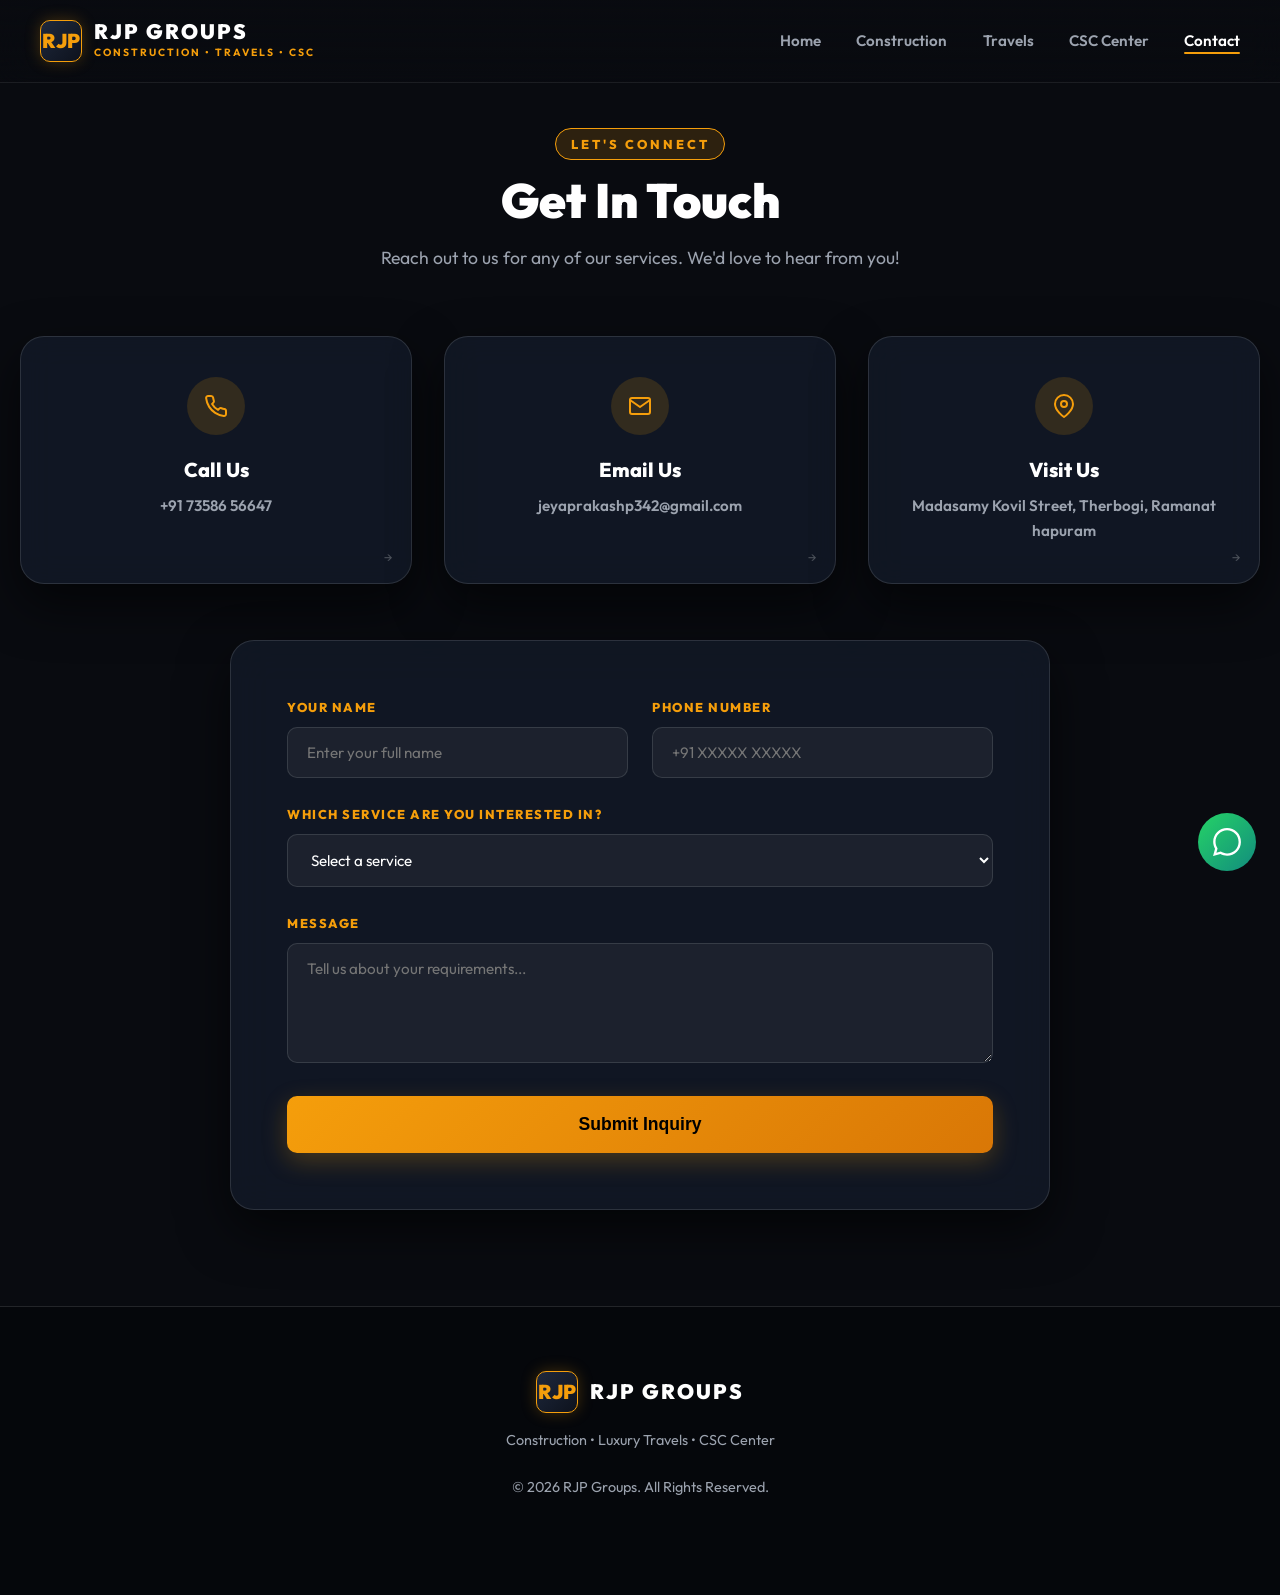
<file: contact.html>
<!DOCTYPE html>
<html lang="en">
<head>
  <meta charset="UTF-8">
  <meta name="viewport" content="width=device-width, initial-scale=1.0">
  <title>Contact RJP Groups – Get In Touch</title>
  <meta name="description" content="Contact RJP Groups for Muthu Construction estimates, Travels vehicle bookings, and Dhiyashini CSC Center document processing in Ramanathapuram.">
  <link rel="preconnect" href="https://fonts.googleapis.com">
  <link rel="preconnect" href="https://fonts.gstatic.com" crossorigin>
  <link href="https://fonts.googleapis.com/css2?family=Inter:wght@400;500;600;700&family=Outfit:wght@500;600;700;800;900&display=swap" rel="stylesheet">
  <link rel="stylesheet" href="styles.css">
</head>
<body>



  <!-- Site Header -->
  <header id="navbar" class="navbar">
    <a href="index.html" class="brand-logo">
      <div class="brand-badge">RJP</div>
      <div class="brand-text">
        <span class="brand-title">RJP GROUPS</span>
        <span class="brand-subtitle">CONSTRUCTION • TRAVELS • CSC</span>
      </div>
    </a>

    <button id="mobile-toggle" class="mobile-toggle" aria-label="Toggle navigation">
      <span class="hamburger-icon"><span></span><span></span><span></span></span>
    </button>

    <ul id="nav-links" class="nav-links">
      <li><a href="index.html" class="nav-link">Home</a></li>
      <li><a href="quote.html" class="nav-link">Construction</a></li>
      <li><a href="vehicles.html" class="nav-link">Travels</a></li>
      <li><a href="csc.html" class="nav-link">CSC Center</a></li>
      <li><a href="contact.html" class="nav-link active">Contact</a></li>
    </ul>
  </header>

  <!-- Page Main Section -->
  <main style="padding-top: 8rem; padding-bottom: 6rem;">
    <div class="container">
      <div class="section-header">
        <span class="section-badge badge-gold">LET'S CONNECT</span>
        <h1 class="section-title">Get In Touch</h1>
        <p class="section-subtitle">Reach out to us for any of our services. We'd love to hear from you!</p>
      </div>

      <!-- 3 Info Cards -->
      <div class="contact-info-cards">
        <a href="tel:+917358656647" class="info-card-dark" aria-label="Call Us">
          <div class="info-card-icon">
            <svg width="24" height="24" viewBox="0 0 24 24" fill="none" stroke="currentColor" stroke-width="2" stroke-linecap="round" stroke-linejoin="round"><path d="M22 16.92v3a2 2 0 0 1-2.18 2 19.79 19.79 0 0 1-8.63-3.07 19.5 19.5 0 0 1-6-6 19.79 19.79 0 0 1-3.07-8.67A2 2 0 0 1 4.11 2h3a2 2 0 0 1 2 1.72 12.84 12.84 0 0 0 .7 2.81 2 2 0 0 1-.45 2.11L8.09 9.91a16 16 0 0 0 6 6l1.27-1.27a2 2 0 0 1 2.11-.45 12.84 12.84 0 0 0 2.81.7A2 2 0 0 1 22 16.92z"></path></svg>
          </div>
          <h2 class="info-card-title">Call Us</h2>
          <div class="info-card-text">+91 73586 56647</div>
        </a>

        <a href="mailto:jeyaprakashp342@gmail.com" class="info-card-dark" aria-label="Email Us">
          <div class="info-card-icon">
            <svg width="24" height="24" viewBox="0 0 24 24" fill="none" stroke="currentColor" stroke-width="2" stroke-linecap="round" stroke-linejoin="round"><path d="M4 4h16c1.1 0 2 .9 2 2v12c0 1.1-.9 2-2 2H4c-1.1 0-2-.9-2-2V6c0-1.1.9-2 2-2z"></path><polyline points="22,6 12,13 2,6"></polyline></svg>
          </div>
          <h2 class="info-card-title">Email Us</h2>
          <div class="info-card-text">jeyaprakashp342@gmail.com</div>
        </a>

        <a href="https://maps.app.goo.gl/PDuvttKUReEv8pGj8" target="_blank" rel="noopener" class="info-card-dark" aria-label="Visit Us">
          <div class="info-card-icon">
            <svg width="24" height="24" viewBox="0 0 24 24" fill="none" stroke="currentColor" stroke-width="2" stroke-linecap="round" stroke-linejoin="round"><path d="M21 10c0 7-9 13-9 13s-9-6-9-13a9 9 0 0 1 18 0z"></path><circle cx="12" cy="10" r="3"></circle></svg>
          </div>
          <h2 class="info-card-title">Visit Us</h2>
          <div class="info-card-text">Madasamy Kovil Street, Therbogi, Ramanathapuram</div>
        </a>
      </div>

      <!-- Contact Form -->
      <div class="dark-form-card">
        <form id="contact-form">
          <div class="form-grid-2">
            <div class="form-group-dark">
              <label for="user-name">Your Name</label>
              <input type="text" id="user-name" class="form-input-dark" placeholder="Enter your full name" required>
            </div>

            <div class="form-group-dark">
              <label for="user-phone">Phone Number</label>
              <input type="tel" id="user-phone" class="form-input-dark" placeholder="+91 XXXXX XXXXX" required>
            </div>
          </div>

          <div class="form-group-dark">
            <label for="user-service">Which Service Are You Interested In?</label>
            <select id="user-service" class="form-input-dark" required>
              <option value="" disabled selected>Select a service</option>
              <option value="construction">Muthu Construction Estimate</option>
              <option value="travels">RJP Travels Fleet Booking</option>
              <option value="csc">Dhiyashini CSC Government &amp; Document Services</option>
              <option value="general">General Inquiry</option>
            </select>
          </div>

          <div class="form-group-dark">
            <label for="user-message">Message</label>
            <textarea id="user-message" class="form-input-dark" style="min-height: 120px; resize: vertical;" placeholder="Tell us about your requirements..." required></textarea>
          </div>

          <button type="submit" class="btn-gold-submit">Submit Inquiry</button>
        </form>
      </div>
    </div>
  </main>

  <!-- Footer -->
  <footer>
    <div class="container">
      <div class="brand-logo" style="justify-content: center; margin-bottom: 1rem;">
        <div class="brand-badge">RJP</div>
        <div class="brand-text">
          <span class="brand-title">RJP GROUPS</span>
        </div>
      </div>
      <p style="margin-bottom: 1.5rem;">Construction • Luxury Travels • CSC Center</p>
      <div>© 2026 RJP Groups. All Rights Reserved.</div>
    </div>
  </footer>

  <!-- WhatsApp Floating Chat Button -->
  <a href="https://wa.me/917358656647" target="_blank" class="floating-chat-btn" aria-label="Chat on WhatsApp">
    <svg width="28" height="28" viewBox="0 0 24 24" fill="currentColor"><path d="M.057 24l1.687-6.163c-1.041-1.804-1.588-3.849-1.587-5.946.003-6.556 5.338-11.891 11.893-11.891 3.181.001 6.167 1.24 8.413 3.488 2.245 2.248 3.481 5.236 3.48 8.414-.003 6.557-5.338 11.892-11.893 11.892-1.99-.001-3.951-.5-5.688-1.448l-6.205 1.654zm6.597-3.807c1.676.995 3.276 1.591 5.392 1.592 5.448 0 9.886-4.434 9.889-9.885.002-5.462-4.415-9.89-9.881-9.892-5.452 0-9.887 4.434-9.889 9.884-.001 2.225.651 3.891 1.746 5.634l-.999 3.648 3.742-.981z"/></svg>
  </a>

  <!-- Toast Notification -->
  <div class="toast-container">
    <div id="toast" class="toast">
      <svg width="18" height="18" viewBox="0 0 24 24" fill="none" stroke="currentColor" stroke-width="2.5" stroke-linecap="round" stroke-linejoin="round"><polyline points="20 6 9 17 4 12"></polyline></svg>
      <span id="toast-message">Submission received successfully!</span>
    </div>
  </div>

  <!-- Main JavaScript -->
  <script src="main.js"></script>
</body>
</html>
</file>
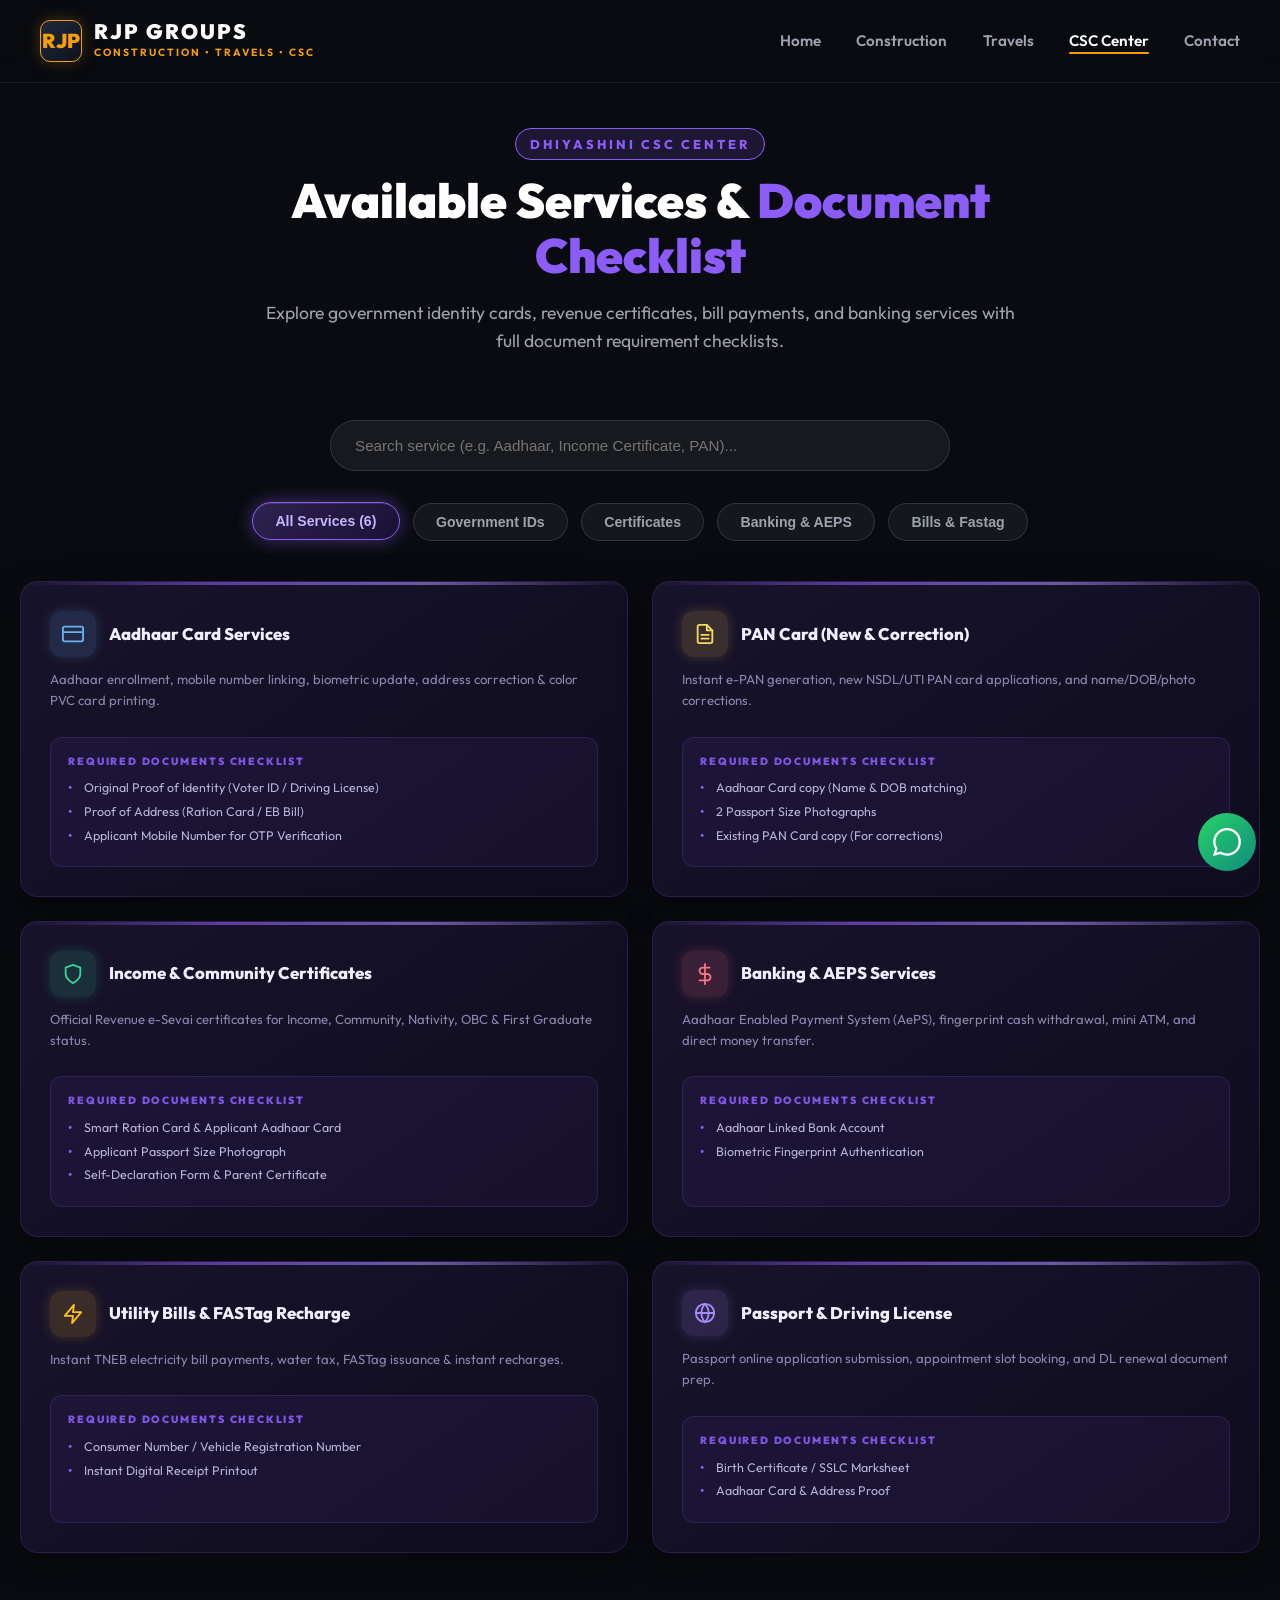
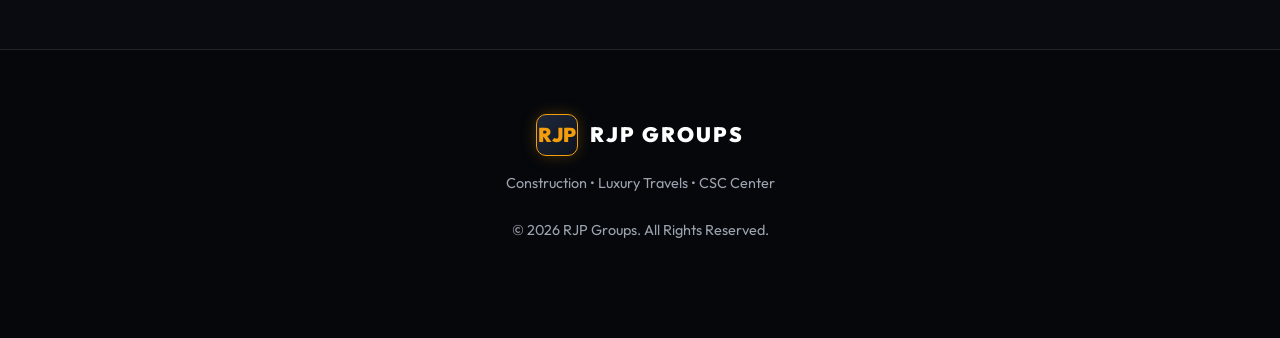
<file: csc.html>
<!DOCTYPE html>
<html lang="en">
<head>
  <meta charset="UTF-8">
  <meta name="viewport" content="width=device-width, initial-scale=1.0">
  <title>Dhiyashini CSC Center – Available Services & Document Checklist</title>
  <meta name="description" content="Official e-Sevai Dhiyashini CSC Center services for Aadhaar, PAN card, revenue certificates, banking, AePS, and bill payments with document checklists.">
  <link rel="preconnect" href="https://fonts.googleapis.com">
  <link rel="preconnect" href="https://fonts.gstatic.com" crossorigin>
  <link href="https://fonts.googleapis.com/css2?family=Inter:wght@400;500;600;700&family=Outfit:wght@500;600;700;800;900&display=swap" rel="stylesheet">
  <link rel="stylesheet" href="styles.css">
</head>
<body>



  <!-- Site Header -->
  <header id="navbar" class="navbar">
    <a href="index.html" class="brand-logo">
      <div class="brand-badge">RJP</div>
      <div class="brand-text">
        <span class="brand-title">RJP GROUPS</span>
        <span class="brand-subtitle">CONSTRUCTION • TRAVELS • CSC</span>
      </div>
    </a>

    <button id="mobile-toggle" class="mobile-toggle" aria-label="Toggle navigation">
      <span class="hamburger-icon"><span></span><span></span><span></span></span>
    </button>

    <ul id="nav-links" class="nav-links">
      <li><a href="index.html" class="nav-link">Home</a></li>
      <li><a href="quote.html" class="nav-link">Construction</a></li>
      <li><a href="vehicles.html" class="nav-link">Travels</a></li>
      <li><a href="csc.html" class="nav-link active">CSC Center</a></li>
      <li><a href="contact.html" class="nav-link">Contact</a></li>
    </ul>
  </header>

  <!-- Page Main Section -->
  <main style="padding-top: 8rem; padding-bottom: 6rem;">
    <div class="container">
      <div class="section-header">
        <span class="section-badge badge-purple">DHIYASHINI CSC CENTER</span>
        <h1 class="section-title">Available Services &amp; <span style="color: var(--accent-purple);">Document Checklist</span></h1>
        <p class="section-subtitle">Explore government identity cards, revenue certificates, bill payments, and banking services with full document requirement checklists.</p>
      </div>

      <!-- Search Bar -->
      <div class="search-container">
        <input type="text" id="csc-search-input" class="search-input-box" placeholder="Search service (e.g. Aadhaar, Income Certificate, PAN)...">
      </div>

      <!-- Filter Pills Row -->
      <div class="filter-pills-row">
        <button class="pill-btn active-purple" data-csc-tab="all">All Services (6)</button>
        <button class="pill-btn" data-csc-tab="govid">Government IDs</button>
        <button class="pill-btn" data-csc-tab="certificates">Certificates</button>
        <button class="pill-btn" data-csc-tab="banking">Banking &amp; AEPS</button>
        <button class="pill-btn" data-csc-tab="bills">Bills &amp; Fastag</button>
      </div>

      <!-- CSC Services Grid -->
      <div class="csc-grid">
        <div class="csc-card" data-category="govid" data-keywords="aadhaar pvc mobile update photo address">
          <div class="csc-header">
            <div class="csc-icon">
              <svg width="22" height="22" viewBox="0 0 24 24" fill="none" stroke="currentColor" stroke-width="2" stroke-linecap="round" stroke-linejoin="round"><rect x="1" y="4" width="22" height="16" rx="2" ry="2"></rect><line x1="1" y1="10" x2="23" y2="10"></line></svg>
            </div>
            <h2 class="csc-title">Aadhaar Card Services</h2>
          </div>
          <p class="csc-desc">Aadhaar enrollment, mobile number linking, biometric update, address correction &amp; color PVC card printing.</p>
          <div class="checklist-box">
            <div class="checklist-title">REQUIRED DOCUMENTS CHECKLIST</div>
            <ul class="checklist-items">
              <li><span class="bullet-check">&bull;</span> Original Proof of Identity (Voter ID / Driving License)</li>
              <li><span class="bullet-check">&bull;</span> Proof of Address (Ration Card / EB Bill)</li>
              <li><span class="bullet-check">&bull;</span> Applicant Mobile Number for OTP Verification</li>
            </ul>
          </div>
        </div>

        <div class="csc-card" data-category="govid" data-keywords="pan nsdl uti e-pan photo dob name update">
          <div class="csc-header">
            <div class="csc-icon">
              <svg width="22" height="22" viewBox="0 0 24 24" fill="none" stroke="currentColor" stroke-width="2" stroke-linecap="round" stroke-linejoin="round"><path d="M14 2H6a2 2 0 0 0-2 2v16a2 2 0 0 0 2 2h12a2 2 0 0 0 2-2V8z"></path><polyline points="14 2 14 8 20 8"></polyline><line x1="16" y1="13" x2="8" y2="13"></line><line x1="16" y1="17" x2="8" y2="17"></line></svg>
            </div>
            <h2 class="csc-title">PAN Card (New &amp; Correction)</h2>
          </div>
          <p class="csc-desc">Instant e-PAN generation, new NSDL/UTI PAN card applications, and name/DOB/photo corrections.</p>
          <div class="checklist-box">
            <div class="checklist-title">REQUIRED DOCUMENTS CHECKLIST</div>
            <ul class="checklist-items">
              <li><span class="bullet-check">&bull;</span> Aadhaar Card copy (Name &amp; DOB matching)</li>
              <li><span class="bullet-check">&bull;</span> 2 Passport Size Photographs</li>
              <li><span class="bullet-check">&bull;</span> Existing PAN Card copy (For corrections)</li>
            </ul>
          </div>
        </div>

        <div class="csc-card" data-category="certificates" data-keywords="income community nativity obc e-sevai certificate">
          <div class="csc-header">
            <div class="csc-icon">
              <svg width="22" height="22" viewBox="0 0 24 24" fill="none" stroke="currentColor" stroke-width="2" stroke-linecap="round" stroke-linejoin="round"><path d="M12 22s8-4 8-10V5l-8-3-8 3v7c0 6 8 10 8 10z"></path></svg>
            </div>
            <h2 class="csc-title">Income &amp; Community Certificates</h2>
          </div>
          <p class="csc-desc">Official Revenue e-Sevai certificates for Income, Community, Nativity, OBC &amp; First Graduate status.</p>
          <div class="checklist-box">
            <div class="checklist-title">REQUIRED DOCUMENTS CHECKLIST</div>
            <ul class="checklist-items">
              <li><span class="bullet-check">&bull;</span> Smart Ration Card &amp; Applicant Aadhaar Card</li>
              <li><span class="bullet-check">&bull;</span> Applicant Passport Size Photograph</li>
              <li><span class="bullet-check">&bull;</span> Self-Declaration Form &amp; Parent Certificate</li>
            </ul>
          </div>
        </div>

        <div class="csc-card" data-category="banking" data-keywords="banking aeps fingerprint mini atm cash withdrawal dmt">
          <div class="csc-header">
            <div class="csc-icon">
              <svg width="22" height="22" viewBox="0 0 24 24" fill="none" stroke="currentColor" stroke-width="2" stroke-linecap="round" stroke-linejoin="round"><line x1="12" y1="1" x2="12" y2="23"></line><path d="M17 5H9.5a3.5 3.5 0 0 0 0 7h5a3.5 3.5 0 0 1 0 7H6"></path></svg>
            </div>
            <h2 class="csc-title">Banking &amp; AEPS Services</h2>
          </div>
          <p class="csc-desc">Aadhaar Enabled Payment System (AePS), fingerprint cash withdrawal, mini ATM, and direct money transfer.</p>
          <div class="checklist-box">
            <div class="checklist-title">REQUIRED DOCUMENTS CHECKLIST</div>
            <ul class="checklist-items">
              <li><span class="bullet-check">&bull;</span> Aadhaar Linked Bank Account</li>
              <li><span class="bullet-check">&bull;</span> Biometric Fingerprint Authentication</li>
            </ul>
          </div>
        </div>

        <div class="csc-card" data-category="bills" data-keywords="electricity eb bill tneb fastag recharge gas water">
          <div class="csc-header">
            <div class="csc-icon">
              <svg width="22" height="22" viewBox="0 0 24 24" fill="none" stroke="currentColor" stroke-width="2" stroke-linecap="round" stroke-linejoin="round"><polygon points="13 2 3 14 12 14 11 22 21 10 12 10 13 2"></polygon></svg>
            </div>
            <h2 class="csc-title">Utility Bills &amp; FASTag Recharge</h2>
          </div>
          <p class="csc-desc">Instant TNEB electricity bill payments, water tax, FASTag issuance &amp; instant recharges.</p>
          <div class="checklist-box">
            <div class="checklist-title">REQUIRED DOCUMENTS CHECKLIST</div>
            <ul class="checklist-items">
              <li><span class="bullet-check">&bull;</span> Consumer Number / Vehicle Registration Number</li>
              <li><span class="bullet-check">&bull;</span> Instant Digital Receipt Printout</li>
            </ul>
          </div>
        </div>

        <div class="csc-card" data-category="govid" data-keywords="passport driving license dl slot booking renewal">
          <div class="csc-header">
            <div class="csc-icon">
              <svg width="22" height="22" viewBox="0 0 24 24" fill="none" stroke="currentColor" stroke-width="2" stroke-linecap="round" stroke-linejoin="round"><circle cx="12" cy="12" r="10"></circle><line x1="2" y1="12" x2="22" y2="12"></line><path d="M12 2a15.3 15.3 0 0 1 4 10 15.3 15.3 0 0 1-4 10 15.3 15.3 0 0 1-4-10 15.3 15.3 0 0 1 4-10z"></path></svg>
            </div>
            <h2 class="csc-title">Passport &amp; Driving License</h2>
          </div>
          <p class="csc-desc">Passport online application submission, appointment slot booking, and DL renewal document prep.</p>
          <div class="checklist-box">
            <div class="checklist-title">REQUIRED DOCUMENTS CHECKLIST</div>
            <ul class="checklist-items">
              <li><span class="bullet-check">&bull;</span> Birth Certificate / SSLC Marksheet</li>
              <li><span class="bullet-check">&bull;</span> Aadhaar Card &amp; Address Proof</li>
            </ul>
          </div>
        </div>
      </div>
    </div>
  </main>

  <!-- Footer -->
  <footer>
    <div class="container">
      <div class="brand-logo" style="justify-content: center; margin-bottom: 1rem;">
        <div class="brand-badge">RJP</div>
        <div class="brand-text">
          <span class="brand-title">RJP GROUPS</span>
        </div>
      </div>
      <p style="margin-bottom: 1.5rem;">Construction • Luxury Travels • CSC Center</p>
      <div>© 2026 RJP Groups. All Rights Reserved.</div>
    </div>
  </footer>

  <!-- WhatsApp Floating Chat Button -->
  <a href="https://wa.me/917358656647" target="_blank" class="floating-chat-btn" aria-label="Chat on WhatsApp">
    <svg width="28" height="28" viewBox="0 0 24 24" fill="currentColor"><path d="M.057 24l1.687-6.163c-1.041-1.804-1.588-3.849-1.587-5.946.003-6.556 5.338-11.891 11.893-11.891 3.181.001 6.167 1.24 8.413 3.488 2.245 2.248 3.481 5.236 3.48 8.414-.003 6.557-5.338 11.892-11.893 11.892-1.99-.001-3.951-.5-5.688-1.448l-6.205 1.654zm6.597-3.807c1.676.995 3.276 1.591 5.392 1.592 5.448 0 9.886-4.434 9.889-9.885.002-5.462-4.415-9.89-9.881-9.892-5.452 0-9.887 4.434-9.889 9.884-.001 2.225.651 3.891 1.746 5.634l-.999 3.648 3.742-.981z"/></svg>
  </a>

  <script src="main.js"></script>
</body>
</html>
</file>
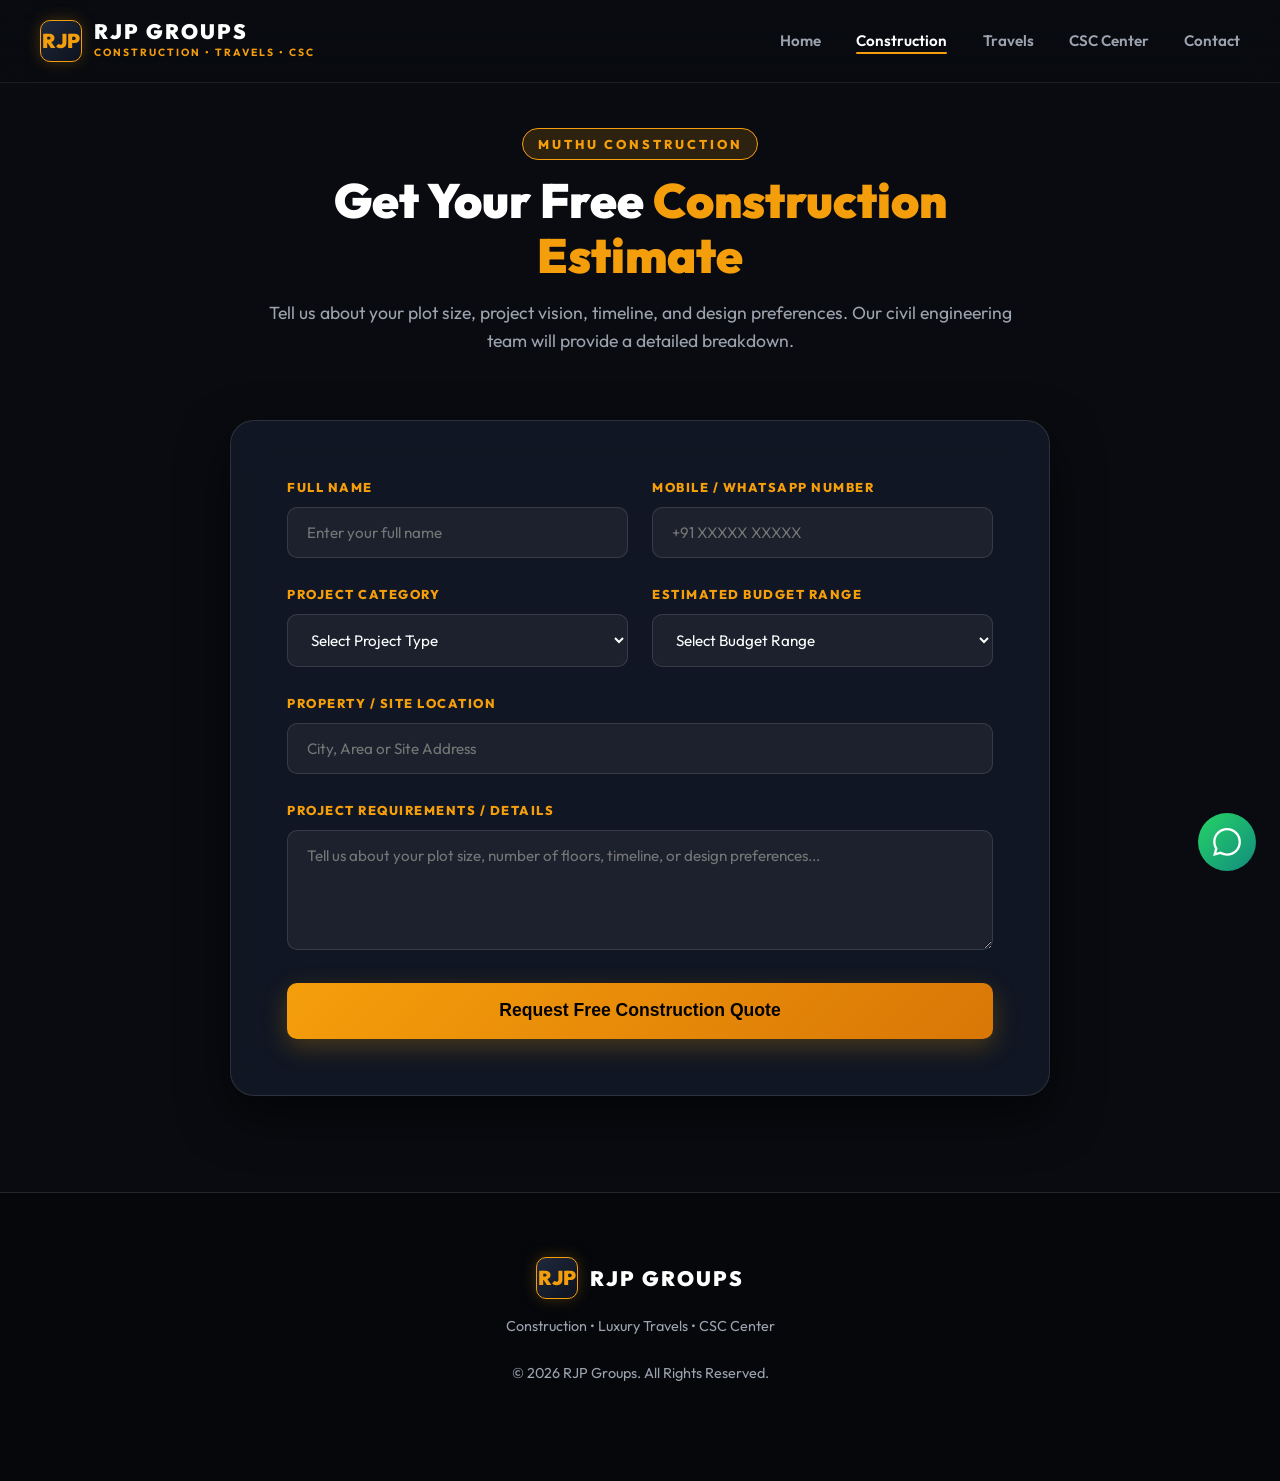
<file: quote.html>
<!DOCTYPE html>
<html lang="en">
<head>
  <meta charset="UTF-8">
  <meta name="viewport" content="width=device-width, initial-scale=1.0">
  <title>Muthu Construction – Get a Free Quote</title>
  <meta name="description" content="Request a free construction estimate from Muthu Construction for residential, commercial, industrial, and turnkey building projects.">
  <link rel="preconnect" href="https://fonts.googleapis.com">
  <link rel="preconnect" href="https://fonts.gstatic.com" crossorigin>
  <link href="https://fonts.googleapis.com/css2?family=Inter:wght@400;500;600;700&family=Outfit:wght@500;600;700;800;900&display=swap" rel="stylesheet">
  <link rel="stylesheet" href="styles.css">
</head>
<body>



  <!-- Site Header -->
  <header id="navbar" class="navbar">
    <a href="index.html" class="brand-logo">
      <div class="brand-badge">RJP</div>
      <div class="brand-text">
        <span class="brand-title">RJP GROUPS</span>
        <span class="brand-subtitle">CONSTRUCTION • TRAVELS • CSC</span>
      </div>
    </a>

    <button id="mobile-toggle" class="mobile-toggle" aria-label="Toggle navigation">
      <span class="hamburger-icon"><span></span><span></span><span></span></span>
    </button>

    <ul id="nav-links" class="nav-links">
      <li><a href="index.html" class="nav-link">Home</a></li>
      <li><a href="quote.html" class="nav-link active">Construction</a></li>
      <li><a href="vehicles.html" class="nav-link">Travels</a></li>
      <li><a href="csc.html" class="nav-link">CSC Center</a></li>
      <li><a href="contact.html" class="nav-link">Contact</a></li>
    </ul>
  </header>

  <!-- Page Main Section -->
  <main style="padding-top: 8rem; padding-bottom: 6rem;">
    <div class="container">
      <div class="section-header">
        <span class="section-badge badge-gold">MUTHU CONSTRUCTION</span>
        <h1 class="section-title">Get Your Free <span style="color: var(--accent-gold);">Construction Estimate</span></h1>
        <p class="section-subtitle">Tell us about your plot size, project vision, timeline, and design preferences. Our civil engineering team will provide a detailed breakdown.</p>
      </div>

      <div class="dark-form-card">
        <form id="construction-quote-form">
          <div class="form-grid-2">
            <div class="form-group-dark">
              <label for="full-name">Full Name</label>
              <input type="text" id="full-name" class="form-input-dark" placeholder="Enter your full name" required>
            </div>

            <div class="form-group-dark">
              <label for="mobile-number">Mobile / WhatsApp Number</label>
              <input type="tel" id="mobile-number" class="form-input-dark" placeholder="+91 XXXXX XXXXX" required>
            </div>
          </div>

          <div class="form-grid-2">
            <div class="form-group-dark">
              <label for="project-category">Project Category</label>
              <select id="project-category" class="form-input-dark" required>
                <option value="" disabled selected>Select Project Type</option>
                <option value="residential">Residential Villa / Independent House</option>
                <option value="commercial">Commercial Complex &amp; Office Tower</option>
                <option value="industrial">Industrial Factory / Warehouse Shed</option>
                <option value="roadways">Road &amp; Concrete Paving</option>
                <option value="renovation">Building Renovation &amp; Turnkey Interior</option>
              </select>
            </div>

            <div class="form-group-dark">
              <label for="budget-range">Estimated Budget Range</label>
              <select id="budget-range" class="form-input-dark" required>
                <option value="" disabled selected>Select Budget Range</option>
                <option value="10-25">₹10 Lakhs - ₹25 Lakhs</option>
                <option value="25-50">₹25 Lakhs - ₹50 Lakhs</option>
                <option value="50-100">₹50 Lakhs - ₹1 Crore</option>
                <option value="100+">₹1 Crore+</option>
              </select>
            </div>
          </div>

          <div class="form-group-dark">
            <label for="site-location">Property / Site Location</label>
            <input type="text" id="site-location" class="form-input-dark" placeholder="City, Area or Site Address" required>
          </div>

          <div class="form-group-dark">
            <label for="project-requirements">Project Requirements / Details</label>
            <textarea id="project-requirements" class="form-input-dark" style="min-height: 120px; resize: vertical;" placeholder="Tell us about your plot size, number of floors, timeline, or design preferences..." required></textarea>
          </div>

          <button type="submit" class="btn-gold-submit">Request Free Construction Quote</button>
        </form>
      </div>
    </div>
  </main>

  <!-- Footer -->
  <footer>
    <div class="container">
      <div class="brand-logo" style="justify-content: center; margin-bottom: 1rem;">
        <div class="brand-badge">RJP</div>
        <div class="brand-text">
          <span class="brand-title">RJP GROUPS</span>
        </div>
      </div>
      <p style="margin-bottom: 1.5rem;">Construction • Luxury Travels • CSC Center</p>
      <div>© 2026 RJP Groups. All Rights Reserved.</div>
    </div>
  </footer>

  <!-- WhatsApp Floating Chat Button -->
  <a href="https://wa.me/917358656647" target="_blank" class="floating-chat-btn" aria-label="Chat on WhatsApp">
    <svg width="28" height="28" viewBox="0 0 24 24" fill="currentColor"><path d="M.057 24l1.687-6.163c-1.041-1.804-1.588-3.849-1.587-5.946.003-6.556 5.338-11.891 11.893-11.891 3.181.001 6.167 1.24 8.413 3.488 2.245 2.248 3.481 5.236 3.48 8.414-.003 6.557-5.338 11.892-11.893 11.892-1.99-.001-3.951-.5-5.688-1.448l-6.205 1.654zm6.597-3.807c1.676.995 3.276 1.591 5.392 1.592 5.448 0 9.886-4.434 9.889-9.885.002-5.462-4.415-9.89-9.881-9.892-5.452 0-9.887 4.434-9.889 9.884-.001 2.225.651 3.891 1.746 5.634l-.999 3.648 3.742-.981z"/></svg>
  </a>

  <!-- Toast Notification -->
  <div class="toast-container">
    <div id="toast" class="toast">
      <span>✓</span>
      <span id="toast-message">Submission received successfully!</span>
    </div>
  </div>

  <script src="main.js"></script>
</body>
</html>
</file>
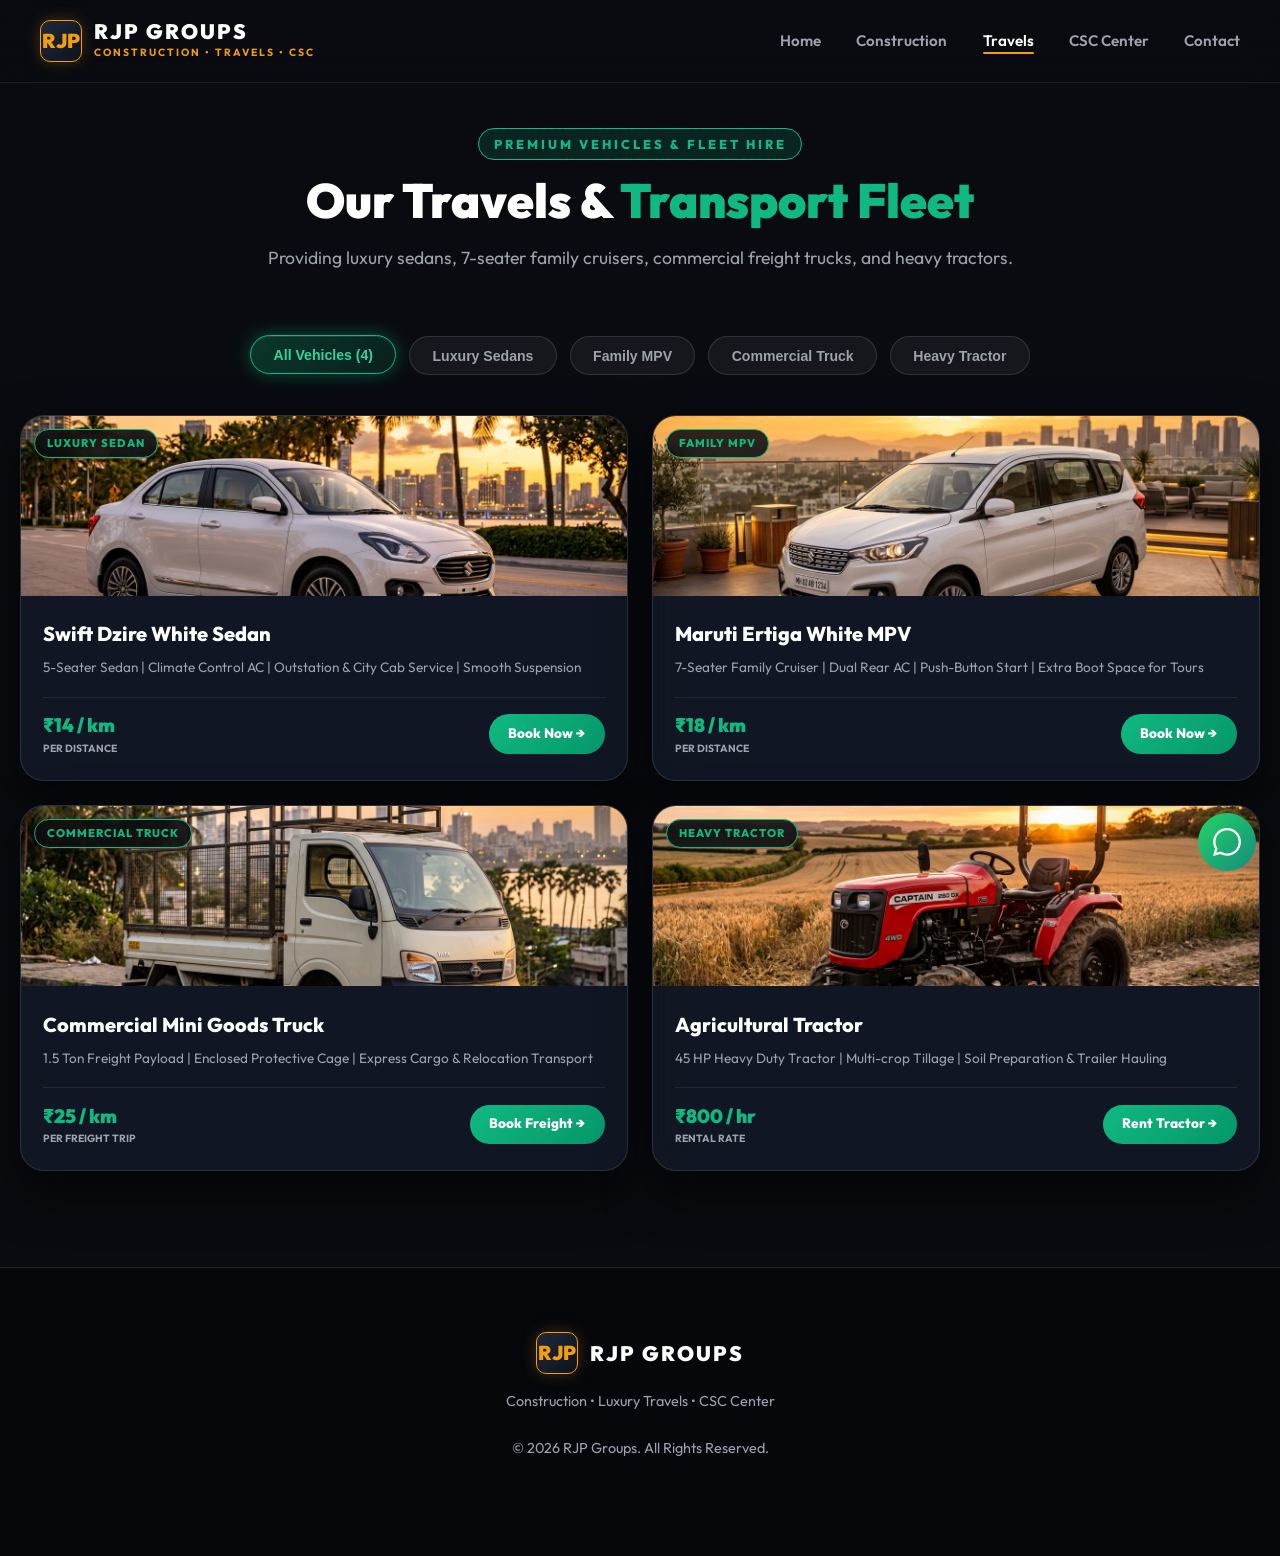
<file: vehicles.html>
<!DOCTYPE html>
<html lang="en">
<head>
  <meta charset="UTF-8">
  <meta name="viewport" content="width=device-width, initial-scale=1.0">
  <title>RJP Travels – Premium Vehicles & Fleet Hire</title>
  <meta name="description" content="Explore and book RJP Travels luxury sedans, 7-seater family MPVs, commercial cargo trucks, and agricultural tractors.">
  <link rel="preconnect" href="https://fonts.googleapis.com">
  <link rel="preconnect" href="https://fonts.gstatic.com" crossorigin>
  <link href="https://fonts.googleapis.com/css2?family=Inter:wght@400;500;600;700&family=Outfit:wght@500;600;700;800;900&display=swap" rel="stylesheet">
  <link rel="stylesheet" href="styles.css">
</head>
<body>



  <!-- Site Header -->
  <header id="navbar" class="navbar">
    <a href="index.html" class="brand-logo">
      <div class="brand-badge">RJP</div>
      <div class="brand-text">
        <span class="brand-title">RJP GROUPS</span>
        <span class="brand-subtitle">CONSTRUCTION • TRAVELS • CSC</span>
      </div>
    </a>

    <button id="mobile-toggle" class="mobile-toggle" aria-label="Toggle navigation">
      <span class="hamburger-icon"><span></span><span></span><span></span></span>
    </button>

    <ul id="nav-links" class="nav-links">
      <li><a href="index.html" class="nav-link">Home</a></li>
      <li><a href="quote.html" class="nav-link">Construction</a></li>
      <li><a href="vehicles.html" class="nav-link active">Travels</a></li>
      <li><a href="csc.html" class="nav-link">CSC Center</a></li>
      <li><a href="contact.html" class="nav-link">Contact</a></li>
    </ul>
  </header>

  <!-- Page Main Section -->
  <main style="padding-top: 8rem; padding-bottom: 6rem;">
    <div class="container">
      <div class="section-header">
        <span class="section-badge badge-green">PREMIUM VEHICLES &amp; FLEET HIRE</span>
        <h1 class="section-title">Our Travels &amp; <span style="color: var(--accent-green);">Transport Fleet</span></h1>
        <p class="section-subtitle">Providing luxury sedans, 7-seater family cruisers, commercial freight trucks, and heavy tractors.</p>
      </div>

      <!-- Filter Pills Row -->
      <div class="filter-pills-row">
        <button class="pill-btn active-green" data-vehicle-tab="all">All Vehicles (4)</button>
        <button class="pill-btn" data-vehicle-tab="sedan">Luxury Sedans</button>
        <button class="pill-btn" data-vehicle-tab="mpv">Family MPV</button>
        <button class="pill-btn" data-vehicle-tab="truck">Commercial Truck</button>
        <button class="pill-btn" data-vehicle-tab="tractor">Heavy Tractor</button>
      </div>

      <!-- Vehicles Grid -->
      <div class="vehicles-grid">
        <div class="vehicle-card" data-category="sedan">
          <div class="vehicle-image-wrapper">
            <span class="vehicle-badge-tag">LUXURY SEDAN</span>
            <img src="assets/vehicles/sedan.jpg?v=4" alt="Swift Dzire White Sedan">
          </div>
          <div class="vehicle-content">
            <h2 class="vehicle-name">Swift Dzire White Sedan</h2>
            <p class="vehicle-specs">5-Seater Sedan | Climate Control AC | Outstation &amp; City Cab Service | Smooth Suspension</p>
            <div class="vehicle-footer">
              <div>
                <span class="price-text">₹14 / km</span>
                <span class="price-unit">PER DISTANCE</span>
              </div>
              <a href="https://wa.me/917358656647?text=Hello%20RJP%20Travels!%20I%20would%20like%20to%20book%20the%20*Swift%20Dzire%20White%20Sedan*%20(%E2%82%B914%2Fkm).%20Please%20confirm%20availability%20and%20details.%20Thank%20you!" target="_blank" class="btn-book-green">Book Now &rarr;</a>
            </div>
          </div>
        </div>

        <div class="vehicle-card" data-category="mpv">
          <div class="vehicle-image-wrapper">
            <span class="vehicle-badge-tag">FAMILY MPV</span>
            <img src="assets/vehicles/mpv.jpg?v=4" alt="Maruti Ertiga White MPV">
          </div>
          <div class="vehicle-content">
            <h2 class="vehicle-name">Maruti Ertiga White MPV</h2>
            <p class="vehicle-specs">7-Seater Family Cruiser | Dual Rear AC | Push-Button Start | Extra Boot Space for Tours</p>
            <div class="vehicle-footer">
              <div>
                <span class="price-text">₹18 / km</span>
                <span class="price-unit">PER DISTANCE</span>
              </div>
              <a href="https://wa.me/917358656647?text=Hello%20RJP%20Travels!%20I%20would%20like%20to%20book%20the%20*Maruti%20Ertiga%20White%20MPV*%20(7-Seater%2C%20%E2%82%B918%2Fkm).%20Please%20confirm%20availability%20and%20details.%20Thank%20you!" target="_blank" class="btn-book-green">Book Now &rarr;</a>
            </div>
          </div>
        </div>

        <div class="vehicle-card" data-category="truck">
          <div class="vehicle-image-wrapper">
            <span class="vehicle-badge-tag">COMMERCIAL TRUCK</span>
            <img src="assets/vehicles/truck.jpg?v=4" alt="Commercial Mini Goods Truck">
          </div>
          <div class="vehicle-content">
            <h2 class="vehicle-name">Commercial Mini Goods Truck</h2>
            <p class="vehicle-specs">1.5 Ton Freight Payload | Enclosed Protective Cage | Express Cargo &amp; Relocation Transport</p>
            <div class="vehicle-footer">
              <div>
                <span class="price-text">₹25 / km</span>
                <span class="price-unit">PER FREIGHT TRIP</span>
              </div>
              <a href="https://wa.me/917358656647?text=Hello%20RJP%20Travels!%20I%20would%20like%20to%20book%20the%20*Commercial%20Mini%20Goods%20Truck*%20(1.5%20Ton%20Freight%2C%20%E2%82%B925%2Fkm).%20Please%20confirm%20availability%20and%20details.%20Thank%20you!" target="_blank" class="btn-book-green">Book Freight &rarr;</a>
            </div>
          </div>
        </div>

        <div class="vehicle-card" data-category="tractor">
          <div class="vehicle-image-wrapper">
            <span class="vehicle-badge-tag">HEAVY TRACTOR</span>
            <img src="assets/vehicles/tractor.jpg?v=4" alt="Agricultural Tractor">
          </div>
          <div class="vehicle-content">
            <h2 class="vehicle-name">Agricultural Tractor</h2>
            <p class="vehicle-specs">45 HP Heavy Duty Tractor | Multi-crop Tillage | Soil Preparation &amp; Trailer Hauling</p>
            <div class="vehicle-footer">
              <div>
                <span class="price-text">₹800 / hr</span>
                <span class="price-unit">RENTAL RATE</span>
              </div>
              <a href="https://wa.me/917358656647?text=Hello%20RJP%20Travels!%20I%20would%20like%20to%20rent%20the%20*Agricultural%20Tractor*%20(45HP%2C%20%E2%82%B9800%2Fhr).%20Please%20confirm%20availability%20and%20details.%20Thank%20you!" target="_blank" class="btn-book-green">Rent Tractor &rarr;</a>
            </div>
          </div>
        </div>
      </div>
    </div>
  </main>

  <!-- Footer -->
  <footer>
    <div class="container">
      <div class="brand-logo" style="justify-content: center; margin-bottom: 1rem;">
        <div class="brand-badge">RJP</div>
        <div class="brand-text">
          <span class="brand-title">RJP GROUPS</span>
        </div>
      </div>
      <p style="margin-bottom: 1.5rem;">Construction • Luxury Travels • CSC Center</p>
      <div>© 2026 RJP Groups. All Rights Reserved.</div>
    </div>
  </footer>

  <!-- WhatsApp Floating Chat Button -->
  <a href="https://wa.me/917358656647" target="_blank" class="floating-chat-btn" aria-label="Chat on WhatsApp">
    <svg width="28" height="28" viewBox="0 0 24 24" fill="currentColor"><path d="M.057 24l1.687-6.163c-1.041-1.804-1.588-3.849-1.587-5.946.003-6.556 5.338-11.891 11.893-11.891 3.181.001 6.167 1.24 8.413 3.488 2.245 2.248 3.481 5.236 3.48 8.414-.003 6.557-5.338 11.892-11.893 11.892-1.99-.001-3.951-.5-5.688-1.448l-6.205 1.654zm6.597-3.807c1.676.995 3.276 1.591 5.392 1.592 5.448 0 9.886-4.434 9.889-9.885.002-5.462-4.415-9.89-9.881-9.892-5.452 0-9.887 4.434-9.889 9.884-.001 2.225.651 3.891 1.746 5.634l-.999 3.648 3.742-.981z"/></svg>
  </a>

  <script src="main.js"></script>
</body>
</html>
</file>
<file: styles.css>
/* ==========================================================================
   RJP GROUPS - Master Dark Luxury Glassmorphism Stylesheet
   Rich HD Image Banners & Distinct Visual Division Cards
   ========================================================================== */

:root {
  /* Dark Luxury Color Palette */
  --bg-primary: #090b10;
  --bg-secondary: #0f141f;
  --bg-card: rgba(18, 24, 38, 0.88);
  --bg-card-hover: rgba(26, 35, 56, 0.95);

  --border-color: rgba(255, 255, 255, 0.12);
  --border-glow: rgba(245, 158, 11, 0.3);

  --text-main: #f3f4f6;
  --text-muted: #9ca3af;
  --text-highlight: #ffffff;

  /* Accent Colors */
  --accent-gold: #f59e0b;
  --accent-gold-dark: #d97706;
  --accent-gold-glow: rgba(245, 158, 11, 0.25);

  --accent-green: #10b981;
  --accent-green-glow: rgba(16, 185, 129, 0.25);

  --accent-purple: #8b5cf6;
  --accent-purple-glow: rgba(139, 92, 246, 0.25);

  --accent-blue: #3b82f6;

  --font-main: 'Outfit', 'Inter', -apple-system, BlinkMacSystemFont, 'Segoe UI', Roboto, sans-serif;
  --radius-sm: 10px;
  --radius-md: 16px;
  --radius-lg: 24px;
  --radius-full: 9999px;
  --shadow-card: 0 20px 50px rgba(0, 0, 0, 0.6);
}

/* ==========================================================================
   NATIVE HARDWARE-ACCELERATED CUSTOM COLOR CURSOR SYSTEM
   (Zero Lag, 100% Native OS Speed, Custom Gold & Emerald Colors)
   ========================================================================== */

body {
  cursor: url("data:image/svg+xml,%3Csvg xmlns='http://www.w3.org/2000/svg' width='24' height='24' viewBox='0 0 24 24' fill='none'%3E%3Cpath d='M4.5 3L19 11.5L12 13.5L8.5 20.5L4.5 3Z' fill='%230f141f' stroke='%23f59e0b' stroke-width='2' stroke-linejoin='round'/%3E%3Cpath d='M4.5 3L12 13.5' stroke='%23f59e0b' stroke-width='1.5'/%3E%3C/svg%3E") 4 3, auto;
}

a, button, input, select, textarea, label, [role="button"], [data-open-modal], .pill-btn, .btn-cta, .btn-rich-action, .info-card-dark, .vehicle-card, .csc-card, .modal-close-btn, .floating-chat-btn {
  cursor: url("data:image/svg+xml,%3Csvg xmlns='http://www.w3.org/2000/svg' width='24' height='24' viewBox='0 0 24 24' fill='none'%3E%3Cpath d='M3 3L10.07 19.97L13.58 12.58L20.97 9.07L3 3Z' fill='%2310b981' stroke='%23ffffff' stroke-width='1.5' stroke-linejoin='round'/%3E%3C/svg%3E") 3 3, pointer !important;
}

/* Bullet check color for list items */
.bullet-check {
  color: var(--accent-purple);
  font-weight: bold;
  margin-right: 6px;
}

/* CSS Hamburger Icon */
.mobile-toggle {
  background: transparent;
  border: none;
  cursor: pointer;
  padding: 0.5rem;
  display: none;
}

.hamburger-icon {
  display: flex;
  flex-direction: column;
  justify-content: space-between;
  width: 22px;
  height: 16px;
}

.hamburger-icon span {
  display: block;
  width: 100%;
  height: 2px;
  background-color: var(--text-main);
  border-radius: 2px;
  transition: transform 0.3s ease, opacity 0.3s ease;
}

.mobile-toggle.active .hamburger-icon span:nth-child(1) {
  transform: translateY(7px) rotate(45deg);
}
.mobile-toggle.active .hamburger-icon span:nth-child(2) {
  opacity: 0;
}
.mobile-toggle.active .hamburger-icon span:nth-child(3) {
  transform: translateY(-7px) rotate(-45deg);
}

*, *::before, *::after {
  box-sizing: border-box;
  margin: 0;
  padding: 0;
}

html {
  font-family: var(--font-main);
  background-color: var(--bg-primary);
  color: var(--text-main);
  scroll-behavior: smooth;
  width: 100%;
}

body {
  line-height: 1.6;
  -webkit-font-smoothing: antialiased;
  position: relative;
  width: 100%;
  overflow-x: hidden;
  background: var(--bg-primary);
}

/* Custom Scrollbar */
::-webkit-scrollbar {
  width: 8px;
}
::-webkit-scrollbar-track {
  background: var(--bg-primary);
}
::-webkit-scrollbar-thumb {
  background: #2a3447;
  border-radius: 4px;
}
::-webkit-scrollbar-thumb:hover {
  background: var(--accent-gold);
}

/* Preloader */
.preloader {
  position: fixed;
  inset: 0;
  z-index: 9999;
  background: #05070a;
  display: flex;
  flex-direction: column;
  align-items: center;
  justify-content: center;
  transition: opacity 0.4s ease, visibility 0.4s ease;
}

.preloader.hidden {
  opacity: 0;
  visibility: hidden;
  pointer-events: none;
}

.loader-logo {
  font-size: 2.8rem;
  font-weight: 900;
  letter-spacing: 4px;
  background: linear-gradient(135deg, #ffffff 0%, var(--accent-gold) 100%);
  -webkit-background-clip: text;
  -webkit-text-fill-color: transparent;
  margin-bottom: 2rem;
}

.loader-bar-container {
  width: 300px;
  height: 6px;
  background: rgba(255, 255, 255, 0.1);
  border-radius: 10px;
  overflow: hidden;
  position: relative;
}

.loader-bar {
  height: 100%;
  width: 0%;
  background: linear-gradient(90deg, var(--accent-gold), #fbbf24);
  box-shadow: 0 0 15px var(--accent-gold);
  transition: width 0.1s linear;
}

.loader-text {
  margin-top: 1.2rem;
  font-size: 0.95rem;
  letter-spacing: 1.5px;
  color: var(--text-muted);
  font-weight: 600;
}

/* Navigation Bar (Auto-Hides on Scroll) */
.navbar {
  position: fixed;
  top: 0;
  left: 0;
  right: 0;
  z-index: 1000;
  padding: 1.25rem 2.5rem;
  display: flex;
  align-items: center;
  justify-content: space-between;
  transition: transform 0.35s cubic-bezier(0.4, 0, 0.2, 1), background 0.35s ease, opacity 0.35s ease;
  background: linear-gradient(to bottom, rgba(9, 11, 16, 0.95), rgba(9, 11, 16, 0.4));
  backdrop-filter: blur(16px);
  -webkit-backdrop-filter: blur(16px);
  border-bottom: 1px solid rgba(255, 255, 255, 0.08);
}

.navbar.scrolled {
  background: rgba(13, 17, 26, 0.96);
  border-bottom: 1px solid var(--border-color);
  padding: 0.9rem 2.5rem;
  box-shadow: 0 10px 30px rgba(0, 0, 0, 0.5);
}

.navbar.nav-hidden {
  transform: translateY(-100%);
  opacity: 0;
  pointer-events: none;
}

.brand-logo {
  display: flex;
  align-items: center;
  gap: 12px;
  text-decoration: none;
}

.brand-badge {
  width: 42px;
  height: 42px;
  background: linear-gradient(135deg, #1f293d, #0d121d);
  border: 1px solid var(--accent-gold);
  border-radius: var(--radius-sm);
  display: flex;
  align-items: center;
  justify-content: center;
  font-weight: 900;
  font-size: 1.25rem;
  color: var(--accent-gold);
  box-shadow: 0 0 15px var(--accent-gold-glow);
}

.brand-text {
  display: flex;
  flex-direction: column;
}

.brand-title {
  font-size: 1.3rem;
  font-weight: 900;
  letter-spacing: 2px;
  color: #ffffff;
  line-height: 1;
}

.brand-subtitle {
  font-size: 0.65rem;
  letter-spacing: 2px;
  color: var(--accent-gold);
  font-weight: 700;
  margin-top: 3px;
}

.nav-links {
  display: flex;
  align-items: center;
  gap: 2.2rem;
  list-style: none;
}

.nav-link {
  color: var(--text-muted);
  text-decoration: none;
  font-weight: 600;
  font-size: 0.95rem;
  transition: all 0.2s ease;
  position: relative;
  cursor: pointer;
}

.nav-link:hover, .nav-link.active {
  color: #ffffff;
}

.nav-link::after {
  content: '';
  position: absolute;
  bottom: -4px;
  left: 0;
  width: 0%;
  height: 2px;
  background: var(--accent-gold);
  transition: all 0.2s ease;
  border-radius: 2px;
}

.nav-link:hover::after, .nav-link.active::after {
  width: 100%;
}

.mobile-toggle {
  display: none;
  background: none;
  border: none;
  color: #fff;
  font-size: 1.6rem;
  cursor: pointer;
}

/* Hero Scroll Canvas Container */
.hero-scroll-container {
  position: relative;
  height: 750vh;
  background: #000000;
  width: 100%;
}

.sticky-wrapper {
  position: sticky;
  top: 0;
  left: 0;
  width: 100vw;
  height: 100vh;
  overflow: hidden;
  display: flex;
  align-items: center;
  justify-content: center;
  z-index: 10;
}

#scroll-canvas {
  width: 100vw;
  height: 100vh;
  object-fit: cover;
  display: block;
}

.hero-vignette {
  position: absolute;
  inset: 0;
  pointer-events: none;
  background: radial-gradient(circle at center, transparent 40%, rgba(9, 11, 16, 0.6) 100%),
              linear-gradient(to bottom, rgba(9, 11, 16, 0.5) 0%, transparent 25%, transparent 75%, rgba(9, 11, 16, 0.85) 100%);
}

.hero-overlay-card {
  position: absolute;
  z-index: 20;
  max-width: 560px;
  padding: 2.2rem;
  background: rgba(10, 14, 22, 0.38);
  backdrop-filter: blur(12px);
  -webkit-backdrop-filter: blur(12px);
  border: 1px solid rgba(255, 255, 255, 0.14);
  border-radius: var(--radius-lg);
  box-shadow: 0 15px 35px rgba(0, 0, 0, 0.25);
  opacity: 0;
  transform: translateY(40px) scale(0.95);
  transition: opacity 0.35s ease, transform 0.35s ease;
  pointer-events: none;
}

.hero-overlay-card.visible {
  opacity: 1;
  transform: translateY(0) scale(1);
  pointer-events: auto;
}

.hero-overlay-card.pos-left {
  left: 6%;
  top: 26%;
}

.hero-overlay-card.pos-right {
  right: 6%;
  top: 26%;
}

.card-tag {
  display: inline-flex;
  align-items: center;
  gap: 8px;
  font-size: 0.8rem;
  font-weight: 800;
  letter-spacing: 2px;
  text-transform: uppercase;
  padding: 0.35rem 0.85rem;
  border-radius: var(--radius-full);
  margin-bottom: 1rem;
}

.tag-construction {
  background: rgba(245, 158, 11, 0.2);
  color: var(--accent-gold);
  border: 1px solid var(--accent-gold);
}

.tag-travels {
  background: rgba(16, 185, 129, 0.2);
  color: var(--accent-green);
  border: 1px solid var(--accent-green);
}

.tag-csc {
  background: rgba(139, 92, 246, 0.2);
  color: var(--accent-purple);
  border: 1px solid var(--accent-purple);
}

.card-title {
  font-size: 2.3rem;
  font-weight: 900;
  color: #ffffff;
  line-height: 1.2;
  margin-bottom: 0.8rem;
}

.card-desc {
  color: var(--text-main);
  font-size: 1rem;
  margin-bottom: 1.5rem;
  text-shadow: 0 1px 3px rgba(0,0,0,0.8);
}

.card-actions {
  display: flex;
  gap: 1rem;
}

.btn-cta {
  background: linear-gradient(135deg, var(--accent-gold), var(--accent-gold-dark));
  color: #000000;
  font-weight: 800;
  font-size: 0.9rem;
  padding: 0.65rem 1.4rem;
  border-radius: var(--radius-full);
  text-decoration: none;
  border: none;
  cursor: pointer;
  transition: all 0.2s ease;
  box-shadow: 0 4px 15px var(--accent-gold-glow);
}

.btn-cta:hover {
  transform: translateY(-2px);
  box-shadow: 0 8px 25px rgba(245, 158, 11, 0.4);
}

/* Scroll indicator hint */
.scroll-indicator {
  position: absolute;
  bottom: 2rem;
  left: 50%;
  transform: translateX(-50%);
  display: flex;
  flex-direction: column;
  align-items: center;
  gap: 8px;
  color: var(--text-muted);
  font-size: 0.8rem;
  letter-spacing: 2px;
  text-transform: uppercase;
  z-index: 25;
  transition: opacity 0.3s ease;
}

.mouse-icon {
  width: 24px;
  height: 38px;
  border: 2px solid rgba(255, 255, 255, 0.4);
  border-radius: 12px;
  position: relative;
}

.wheel {
  width: 4px;
  height: 8px;
  background: var(--accent-gold);
  border-radius: 2px;
  position: absolute;
  top: 6px;
  left: 50%;
  transform: translateX(-50%);
  animation: scrollWheel 1.8s infinite;
}

@keyframes scrollWheel {
  0% { opacity: 1; transform: translate(-50%, 0); }
  100% { opacity: 0; transform: translate(-50%, 14px); }
}

/* ==========================================================================
   RICH HD IMAGE BANNERS & VISUALLY DISTINCT DIVISION CARDS
   ========================================================================== */
.division-scroll-block {
  min-height: 85vh;
  display: flex;
  align-items: center;
  justify-content: center;
  padding: 3.5rem 1.5rem;
  perspective: 1200px;
}

.rich-division-card {
  background: var(--bg-card);
  backdrop-filter: blur(24px);
  -webkit-backdrop-filter: blur(24px);
  border-radius: var(--radius-lg);
  width: 100%;
  max-width: 720px;
  overflow: hidden;
  box-shadow: 0 30px 80px rgba(0, 0, 0, 0.8);
  border: 1px solid var(--border-color);
  transition: transform 0.3s ease, box-shadow 0.3s ease, border-color 0.3s ease;
}

.rich-division-card.theme-gold {
  border-color: rgba(245, 158, 11, 0.4);
  box-shadow: 0 25px 70px var(--accent-gold-glow);
}

.rich-division-card.theme-green {
  border-color: rgba(16, 185, 129, 0.4);
  box-shadow: 0 25px 70px var(--accent-green-glow);
}

.rich-division-card.theme-purple {
  border-color: rgba(139, 92, 246, 0.4);
  box-shadow: 0 25px 70px var(--accent-purple-glow);
}

.rich-card-banner {
  position: relative;
  height: 240px;
  width: 100%;
  overflow: hidden;
  background: #0a0d14;
}

.rich-card-banner img {
  width: 100%;
  height: 100%;
  object-fit: cover;
  transition: transform 0.6s ease;
}

.rich-division-card:hover .rich-card-banner img {
  transform: scale(1.08);
}

.banner-overlay-vignette {
  position: absolute;
  inset: 0;
  background: linear-gradient(to bottom, rgba(9, 11, 16, 0.2) 0%, rgba(9, 11, 16, 0.95) 100%);
}

.banner-badge-pill {
  position: absolute;
  top: 1.2rem;
  left: 1.2rem;
  font-size: 0.75rem;
  font-weight: 800;
  letter-spacing: 1.5px;
  text-transform: uppercase;
  padding: 0.4rem 1rem;
  border-radius: var(--radius-full);
  backdrop-filter: blur(12px);
  -webkit-backdrop-filter: blur(12px);
  box-shadow: 0 4px 15px rgba(0, 0, 0, 0.5);
}

.pill-gold {
  background: rgba(245, 158, 11, 0.25);
  color: var(--accent-gold);
  border: 1px solid var(--accent-gold);
}

.pill-green {
  background: rgba(16, 185, 129, 0.25);
  color: var(--accent-green);
  border: 1px solid var(--accent-green);
}

.pill-purple {
  background: rgba(139, 92, 246, 0.25);
  color: var(--accent-purple);
  border: 1px solid var(--accent-purple);
}

.rich-card-body {
  padding: 2.5rem 3rem 3rem 3rem;
  text-align: center;
  display: flex;
  flex-direction: column;
  align-items: center;
}

.rich-card-title {
  font-size: 2.2rem;
  font-weight: 900;
  color: #ffffff;
  margin-bottom: 1.2rem;
  letter-spacing: -0.5px;
}

.rich-feature-chips {
  display: flex;
  gap: 0.8rem;
  justify-content: center;
  flex-wrap: wrap;
  margin-bottom: 2.2rem;
}

.chip-item {
  font-size: 0.85rem;
  font-weight: 700;
  padding: 0.45rem 1rem;
  border-radius: var(--radius-full);
  background: rgba(255, 255, 255, 0.06);
  border: 1px solid rgba(255, 255, 255, 0.12);
  color: var(--text-main);
}

.btn-rich-action {
  width: 100%;
  max-width: 380px;
  padding: 1.1rem 2rem;
  border-radius: var(--radius-full);
  font-weight: 900;
  font-size: 1.1rem;
  text-decoration: none;
  display: inline-flex;
  align-items: center;
  justify-content: center;
  gap: 10px;
  transition: all 0.25s ease;
  cursor: pointer;
  border: none;
}

.theme-gold .btn-rich-action {
  background: linear-gradient(135deg, var(--accent-gold), var(--accent-gold-dark));
  color: #000;
  box-shadow: 0 8px 25px var(--accent-gold-glow);
}

.theme-green .btn-rich-action {
  background: linear-gradient(135deg, var(--accent-green), #059669);
  color: #fff;
  box-shadow: 0 8px 25px var(--accent-green-glow);
}

.theme-purple .btn-rich-action {
  background: linear-gradient(135deg, var(--accent-purple), #6d28d9);
  color: #fff;
  box-shadow: 0 8px 25px var(--accent-purple-glow);
}

.btn-rich-action:hover {
  transform: translateY(-3px);
  filter: brightness(1.15);
}

/* --------------------------------------------------------------------------
   SCROLL ANIMATION 1: FAST POWER SLIDE FROM LEFT
   -------------------------------------------------------------------------- */
.anim-block-1 {
  opacity: 0;
  transform: translate3d(-60px, 0, 0) scale(0.95);
  transition: opacity 0.28s cubic-bezier(0.25, 1, 0.5, 1),
              transform 0.28s cubic-bezier(0.25, 1, 0.5, 1);
  will-change: opacity, transform;
}
.anim-block-1.is-visible {
  opacity: 1;
  transform: translate3d(0, 0, 0) scale(1);
}

/* --------------------------------------------------------------------------
   SCROLL ANIMATION 2: FAST SPRING ZOOM
   -------------------------------------------------------------------------- */
.anim-block-2 {
  opacity: 0;
  transform: translate3d(0, 50px, 0) scale(0.92);
  transition: opacity 0.28s cubic-bezier(0.25, 1, 0.5, 1),
              transform 0.28s cubic-bezier(0.25, 1, 0.5, 1);
  will-change: opacity, transform;
}
.anim-block-2.is-visible {
  opacity: 1;
  transform: translate3d(0, 0, 0) scale(1);
}

/* --------------------------------------------------------------------------
   SCROLL ANIMATION 3: FAST POWER SLIDE FROM RIGHT
   -------------------------------------------------------------------------- */
.anim-block-3 {
  opacity: 0;
  transform: translate3d(60px, 0, 0) scale(0.95);
  transition: opacity 0.28s cubic-bezier(0.25, 1, 0.5, 1),
              transform 0.28s cubic-bezier(0.25, 1, 0.5, 1);
  will-change: opacity, transform;
}
.anim-block-3.is-visible {
  opacity: 1;
  transform: translate3d(0, 0, 0) scale(1);
}

/* Stats Ticker — Fade + Rise animation */
.stats-ticker-container {
  display: grid;
  grid-template-columns: repeat(4, 1fr);
  gap: 1.5rem;
  background: var(--bg-card);
  backdrop-filter: blur(20px);
  border: 1px solid var(--border-color);
  border-radius: var(--radius-lg);
  padding: 2.5rem;
  margin-top: 2rem;
  box-shadow: var(--shadow-card);
  opacity: 0;
  transform: translateY(50px) scale(0.96);
  transition: opacity 0.6s ease 0.1s, transform 0.6s cubic-bezier(0.34,1.56,0.64,1) 0.1s;
}

.stats-ticker-container.is-visible {
  opacity: 1;
  transform: translateY(0) scale(1);
}

.ticker-box {
  text-align: center;
  position: relative;
}

.ticker-box:not(:last-child)::after {
  content: '';
  position: absolute;
  right: -0.75rem;
  top: 15%;
  height: 70%;
  width: 1px;
  background: rgba(255, 255, 255, 0.1);
}

.ticker-number {
  font-size: 3rem;
  font-weight: 900;
  color: var(--accent-gold);
  line-height: 1;
  margin-bottom: 0.4rem;
  letter-spacing: -1px;
}

.ticker-label {
  font-size: 0.85rem;
  color: var(--text-muted);
  text-transform: uppercase;
  letter-spacing: 1.5px;
  font-weight: 700;
}

/* Contact Section Animations */
.contact-anim-header {
  opacity: 0;
  transform: translateY(25px) scale(0.96);
  transition: opacity 0.4s ease, transform 0.4s ease;
  will-change: opacity, transform;
}
.contact-anim-header.is-visible {
  opacity: 1;
  transform: translateY(0) scale(1);
}

.contact-card-anim-1 {
  opacity: 0;
  transform: translateX(-50px) translateY(30px) scale(0.92);
  transition: opacity 0.5s cubic-bezier(0.16,1,0.3,1) 0.05s,
              transform 0.5s cubic-bezier(0.16,1,0.3,1) 0.05s;
  will-change: opacity, transform;
  pointer-events: auto;
}
.contact-card-anim-1.is-visible {
  opacity: 1;
  transform: translateX(0) translateY(0) scale(1);
}

.contact-card-anim-2 {
  opacity: 0;
  transform: translateY(50px) scale(0.88);
  transition: opacity 0.5s cubic-bezier(0.16,1,0.3,1) 0.15s,
              transform 0.5s cubic-bezier(0.16,1,0.3,1) 0.15s;
  will-change: opacity, transform;
  pointer-events: auto;
}
.contact-card-anim-2.is-visible {
  opacity: 1;
  transform: translateY(0) scale(1);
}

.contact-card-anim-3 {
  opacity: 0;
  transform: translateX(50px) translateY(30px) scale(0.92);
  transition: opacity 0.5s cubic-bezier(0.16,1,0.3,1) 0.25s,
              transform 0.5s cubic-bezier(0.16,1,0.3,1) 0.25s;
  will-change: opacity, transform;
  pointer-events: auto;
}
.contact-card-anim-3.is-visible {
  opacity: 1;
  transform: translateX(0) translateY(0) scale(1);
}

.contact-form-anim {
  opacity: 0;
  transform: translateY(45px) scale(0.96);
  transition: opacity 0.45s cubic-bezier(0.2, 0.8, 0.2, 1), transform 0.45s cubic-bezier(0.2, 0.8, 0.2, 1);
  transition-delay: 0.38s;
  will-change: opacity, transform;
}
.contact-form-anim.is-visible {
  opacity: 1;
  transform: translateY(0) scale(1);
}

/* ==========================================================================
   SPRINGY GLASS POPUP MODAL ANIMATIONS
   ========================================================================== */
.modal-overlay {
  position: fixed;
  inset: 0;
  z-index: 5000;
  background: rgba(5, 7, 12, 0.88);
  backdrop-filter: blur(25px);
  -webkit-backdrop-filter: blur(25px);
  display: flex;
  align-items: center;
  justify-content: center;
  padding: 2rem;
  opacity: 0;
  visibility: hidden;
  transition: opacity 0.3s ease, visibility 0.3s ease;
}

.modal-overlay.active {
  opacity: 1;
  visibility: visible;
}

.modal-container {
  background: var(--bg-card);
  border: 1px solid var(--border-color);
  border-radius: var(--radius-lg);
  width: 100%;
  max-width: 900px;
  max-height: 85vh;
  overflow-y: auto;
  padding: 3rem;
  position: relative;
  box-shadow: 0 30px 80px rgba(0, 0, 0, 0.85);
  transform: scale(0.68) translateY(50px) rotateX(15deg);
  transition: transform 0.38s cubic-bezier(0.34, 1.56, 0.64, 1);
}

.modal-overlay.active .modal-container {
  transform: scale(1) translateY(0) rotateX(0deg);
}

.modal-close-btn {
  position: absolute;
  top: 1.5rem;
  right: 1.8rem;
  width: 40px;
  height: 40px;
  background: rgba(255, 255, 255, 0.08);
  border: 1px solid rgba(255, 255, 255, 0.2);
  border-radius: 50%;
  color: #fff;
  font-size: 1.4rem;
  display: flex;
  align-items: center;
  justify-content: center;
  cursor: pointer;
  transition: all 0.2s ease;
}

.modal-close-btn:hover {
  background: rgba(255, 255, 255, 0.2);
  transform: rotate(90deg);
}

/* Section Containers */
section {
  position: relative;
  padding: 7rem 2rem;
  z-index: 50;
  background: var(--bg-primary);
}

section.bg-dark-secondary {
  background: var(--bg-secondary);
}

.container {
  max-width: 1240px;
  margin: 0 auto;
}

.section-header {
  text-align: center;
  max-width: 760px;
  margin: 0 auto 4rem auto;
}

.section-badge {
  display: inline-block;
  font-size: 0.8rem;
  font-weight: 800;
  letter-spacing: 3px;
  text-transform: uppercase;
  margin-bottom: 0.8rem;
  padding: 0.3rem 0.9rem;
  border-radius: var(--radius-full);
}

.badge-gold {
  background: rgba(245, 158, 11, 0.15);
  color: var(--accent-gold);
  border: 1px solid var(--accent-gold);
}

.badge-green {
  background: rgba(16, 185, 129, 0.15);
  color: var(--accent-green);
  border: 1px solid var(--accent-green);
}

.badge-purple {
  background: rgba(139, 92, 246, 0.15);
  color: var(--accent-purple);
  border: 1px solid var(--accent-purple);
}

.section-title {
  font-size: 3rem;
  font-weight: 900;
  color: #ffffff;
  line-height: 1.15;
  margin-bottom: 1rem;
}

.section-subtitle {
  color: var(--text-muted);
  font-size: 1.1rem;
}

/* Forms */
.dark-form-card {
  background: var(--bg-card);
  backdrop-filter: blur(20px);
  -webkit-backdrop-filter: blur(20px);
  border: 1px solid var(--border-color);
  border-radius: var(--radius-lg);
  padding: 3.5rem;
  max-width: 820px;
  margin: 0 auto;
  box-shadow: var(--shadow-card);
}

.form-grid-2 {
  display: grid;
  grid-template-columns: 1fr 1fr;
  gap: 1.5rem;
}

.form-group-dark {
  margin-bottom: 1.6rem;
}

.form-group-dark label {
  display: block;
  font-size: 0.8rem;
  font-weight: 800;
  color: var(--accent-gold);
  letter-spacing: 1.5px;
  text-transform: uppercase;
  margin-bottom: 0.6rem;
}

.form-input-dark {
  width: 100%;
  padding: 0.95rem 1.2rem;
  background: rgba(255, 255, 255, 0.05);
  border: 1px solid var(--border-color);
  border-radius: var(--radius-sm);
  color: #ffffff;
  font-family: inherit;
  font-size: 0.95rem;
  transition: all 0.2s ease;
}

.form-input-dark:focus {
  outline: none;
  background: rgba(255, 255, 255, 0.09);
  border-color: var(--accent-gold);
  box-shadow: 0 0 15px var(--accent-gold-glow);
}

select.form-input-dark option {
  background: #141824;
  color: #ffffff;
}

.btn-gold-submit {
  width: 100%;
  padding: 1.1rem;
  background: linear-gradient(135deg, var(--accent-gold), var(--accent-gold-dark));
  color: #000000;
  font-size: 1.1rem;
  font-weight: 900;
  border: none;
  border-radius: var(--radius-sm);
  cursor: pointer;
  transition: all 0.2s ease;
  box-shadow: 0 8px 25px var(--accent-gold-glow);
  display: flex;
  align-items: center;
  justify-content: center;
  gap: 10px;
}

.btn-gold-submit:hover {
  transform: translateY(-2px);
  box-shadow: 0 12px 30px rgba(245, 158, 11, 0.4);
}

/* Travels Vehicles */
.filter-pills-row {
  display: flex;
  justify-content: center;
  gap: 0.8rem;
  margin-bottom: 2.5rem;
  flex-wrap: wrap;
}

.pill-btn {
  background: rgba(255,255,255,0.05);
  border: 1px solid rgba(255,255,255,0.12);
  color: var(--text-muted);
  padding: 0.65rem 1.4rem;
  border-radius: var(--radius-full);
  font-weight: 700;
  font-size: 0.88rem;
  cursor: pointer;
  transition: all 0.25s ease;
  position: relative;
  overflow: hidden;
}

.pill-btn::before {
  content: '';
  position: absolute;
  inset: 0;
  border-radius: var(--radius-full);
  background: transparent;
  transition: background 0.25s ease;
}

.pill-btn:hover {
  background: rgba(255,255,255,0.1);
  color: #fff;
  border-color: rgba(255,255,255,0.25);
  transform: translateY(-1px);
}

/* ── Active: GREEN (Travels modal) ── */
@keyframes pillPulseGreen {
  0%, 100% { box-shadow: 0 0 0 0 rgba(16,185,129,0.5);  }
  50%       { box-shadow: 0 0 0 6px rgba(16,185,129,0); }
}
.pill-btn.active-green {
  background: linear-gradient(135deg, rgba(16,185,129,0.25), rgba(5,150,105,0.15));
  color: #34d399;
  border-color: var(--accent-green);
  box-shadow: 0 0 18px rgba(16,185,129,0.4), inset 0 1px 0 rgba(255,255,255,0.1);
  animation: pillPulseGreen 2s ease infinite;
  transform: translateY(-1px);
}

/* ── Active: PURPLE (CSC modal) ── */
@keyframes pillPulsePurple {
  0%, 100% { box-shadow: 0 0 0 0 rgba(139,92,246,0.5);  }
  50%       { box-shadow: 0 0 0 6px rgba(139,92,246,0); }
}
.pill-btn.active-purple {
  background: linear-gradient(135deg, rgba(139,92,246,0.28), rgba(109,40,217,0.18));
  color: #c4b5fd;
  border-color: var(--accent-purple);
  box-shadow: 0 0 18px rgba(139,92,246,0.45), inset 0 1px 0 rgba(255,255,255,0.1);
  animation: pillPulsePurple 2s ease infinite;
  transform: translateY(-1px);
}

.vehicles-grid {
  display: grid;
  grid-template-columns: repeat(2, 1fr);
  gap: 1.5rem;
}

/* Single card shown = full width */
.vehicles-grid.single-col {
  grid-template-columns: 1fr;
  max-width: 500px;
  margin: 0 auto;
}

.vehicle-card {
  background: var(--bg-card);
  backdrop-filter: blur(16px);
  border-radius: var(--radius-lg);
  overflow: hidden;
  box-shadow: var(--shadow-card);
  border: 1px solid var(--border-color);
  transition: transform 0.3s ease, border-color 0.3s ease;
  display: flex;
  flex-direction: column;
}

.vehicle-card:hover {
  transform: translateY(-6px);
  border-color: var(--accent-green);
}

.vehicle-image-wrapper {
  position: relative;
  height: 180px;
  width: 100%;
  overflow: hidden;
  background: #10141e;
}

.vehicle-image-wrapper img {
  width: 100%;
  height: 100%;
  object-fit: cover;
}

.vehicle-badge-tag {
  position: absolute;
  top: 0.8rem;
  left: 0.8rem;
  background: rgba(9, 11, 16, 0.85);
  backdrop-filter: blur(8px);
  color: var(--accent-green);
  border: 1px solid var(--accent-green);
  font-size: 0.7rem;
  font-weight: 800;
  letter-spacing: 1px;
  text-transform: uppercase;
  padding: 0.3rem 0.75rem;
  border-radius: var(--radius-full);
}

.vehicle-content {
  padding: 1.4rem;
  display: flex;
  flex-direction: column;
  flex-grow: 1;
}

.vehicle-name {
  font-size: 1.25rem;
  font-weight: 800;
  color: #ffffff;
  margin-bottom: 0.5rem;
}

.vehicle-specs {
  color: var(--text-muted);
  font-size: 0.85rem;
  line-height: 1.4;
  margin-bottom: 1.2rem;
  flex-grow: 1;
}

.vehicle-footer {
  display: flex;
  align-items: center;
  justify-content: space-between;
  padding-top: 0.8rem;
  border-top: 1px solid rgba(255, 255, 255, 0.08);
}

.price-text {
  font-size: 1.2rem;
  font-weight: 900;
  color: var(--accent-green);
}

.price-unit {
  font-size: 0.65rem;
  color: var(--text-muted);
  display: block;
  font-weight: 700;
}

.btn-book-green {
  background: linear-gradient(135deg, var(--accent-green), #059669);
  color: #ffffff;
  font-weight: 800;
  font-size: 0.85rem;
  padding: 0.55rem 1.2rem;
  border-radius: var(--radius-full);
  text-decoration: none;
  border: none;
  cursor: pointer;
  transition: all 0.2s ease;
}

/* CSC Center */
.search-container {
  max-width: 620px;
  margin: 0 auto 2rem auto;
}

.search-input-box {
  width: 100%;
  padding: 1rem 1.5rem;
  background: rgba(255, 255, 255, 0.06);
  border: 1px solid var(--border-color);
  border-radius: var(--radius-full);
  font-size: 0.95rem;
  color: #ffffff;
  transition: all 0.2s ease;
}

.search-input-box:focus {
  outline: none;
  border-color: var(--accent-purple);
  box-shadow: 0 0 20px var(--accent-purple-glow);
}

.pill-purple.active-purple {
  background: rgba(139, 92, 246, 0.2);
  color: var(--accent-purple);
  border-color: var(--accent-purple);
}

/* ===== CSC GRID LAYOUT ===== */
.csc-grid {
  display: grid;
  grid-template-columns: repeat(2, 1fr);
  gap: 1.5rem;
  align-items: stretch;
}

/* Per-card entrance animations — each card slides from a different direction */
@keyframes cscFadeUp    { from { opacity:0; transform: translateY(40px);           } to { opacity:1; transform: translateY(0);    } }
@keyframes cscSlideLeft { from { opacity:0; transform: translateX(-50px);          } to { opacity:1; transform: translateX(0);   } }
@keyframes cscSlideRight{ from { opacity:0; transform: translateX(50px);           } to { opacity:1; transform: translateX(0);   } }
@keyframes cscZoomIn    { from { opacity:0; transform: scale(0.75);                } to { opacity:1; transform: scale(1);        } }
@keyframes cscFlipUp    { from { opacity:0; transform: perspective(600px) rotateX(25deg) translateY(30px); } to { opacity:1; transform: perspective(600px) rotateX(0) translateY(0); } }
@keyframes cscRotateFade{ from { opacity:0; transform: rotate(-4deg) scale(0.9);  } to { opacity:1; transform: rotate(0) scale(1); } }

.csc-card {
  background: linear-gradient(145deg, rgba(25,20,45,0.95), rgba(15,12,30,0.98));
  border-radius: 18px;
  padding: 1.8rem;
  border: 1px solid rgba(139, 92, 246, 0.18);
  display: flex;
  flex-direction: column;
  gap: 0;
  opacity: 0;
  box-shadow: 0 8px 32px rgba(0,0,0,0.4);
  transition: transform 0.3s ease, box-shadow 0.3s ease, border-color 0.3s ease;
  position: relative;
  overflow: hidden;
}

/* Subtle animated glow strip at top of each card */
.csc-card::before {
  content: '';
  position: absolute;
  top: 0; left: 0; right: 0;
  height: 3px;
  background: linear-gradient(90deg, transparent, var(--accent-purple), #a78bfa, transparent);
  opacity: 0.6;
  border-radius: 18px 18px 0 0;
  transition: opacity 0.3s;
}

.csc-card:hover {
  transform: translateY(-5px);
  box-shadow: 0 20px 50px rgba(139,92,246,0.2);
  border-color: rgba(139, 92, 246, 0.45);
}

.csc-card:hover::before { opacity: 1; }

/* Staggered animations — each card gets a unique direction + delay */
.csc-card:nth-child(1) { animation: cscSlideLeft  0.55s cubic-bezier(0.22,1,0.36,1) 0.05s both; }
.csc-card:nth-child(2) { animation: cscSlideRight 0.55s cubic-bezier(0.22,1,0.36,1) 0.15s both; }
.csc-card:nth-child(3) { animation: cscFlipUp     0.6s  cubic-bezier(0.22,1,0.36,1) 0.25s both; }
.csc-card:nth-child(4) { animation: cscZoomIn     0.6s  cubic-bezier(0.22,1,0.36,1) 0.35s both; }
.csc-card:nth-child(5) { animation: cscRotateFade 0.6s  cubic-bezier(0.22,1,0.36,1) 0.45s both; }
.csc-card:nth-child(6) { animation: cscFadeUp     0.6s  cubic-bezier(0.22,1,0.36,1) 0.55s both; }


.csc-header {
  display: flex;
  align-items: center;
  gap: 0.85rem;
  margin-bottom: 0.75rem;
}

/* Unique icon colors per card position */
.csc-card:nth-child(1) .csc-icon { background: rgba(99,179,237,0.15);  color: #63b3ed; box-shadow: 0 0 12px rgba(99,179,237,0.2);  }
.csc-card:nth-child(2) .csc-icon { background: rgba(252,211,77,0.15);  color: #f6d860; box-shadow: 0 0 12px rgba(252,211,77,0.2);  }
.csc-card:nth-child(3) .csc-icon { background: rgba(52,211,153,0.15);  color: #34d399; box-shadow: 0 0 12px rgba(52,211,153,0.2);  }
.csc-card:nth-child(4) .csc-icon { background: rgba(251,113,133,0.15); color: #fb7185; box-shadow: 0 0 12px rgba(251,113,133,0.2); }
.csc-card:nth-child(5) .csc-icon { background: rgba(251,191,36,0.15);  color: #fbbf24; box-shadow: 0 0 12px rgba(251,191,36,0.2);  }
.csc-card:nth-child(6) .csc-icon { background: rgba(167,139,250,0.15); color: #a78bfa; box-shadow: 0 0 12px rgba(167,139,250,0.2); }

.csc-icon {
  width: 46px;
  height: 46px;
  border-radius: 12px;
  display: flex;
  align-items: center;
  justify-content: center;
  font-size: 1.3rem;
  flex-shrink: 0;
  transition: transform 0.3s ease;
}

.csc-card:hover .csc-icon {
  transform: scale(1.12) rotate(-5deg);
}

.csc-title {
  font-size: 1.05rem;
  font-weight: 800;
  color: #f0eeff;
  line-height: 1.35;
}

.csc-desc {
  color: rgba(160,155,200,0.85);
  font-size: 0.82rem;
  margin-bottom: 1rem;
  line-height: 1.6;
  flex-shrink: 0;
}

.checklist-box {
  background: rgba(139, 92, 246, 0.07);
  border: 1px solid rgba(139, 92, 246, 0.18);
  border-radius: 12px;
  padding: 1rem 1.1rem;
  margin-top: 0.6rem;
  flex: 1;
}

/* WhatsApp Get Help Button — pinned to bottom of every card */
.csc-whatsapp-btn {
  display: flex;
  align-items: center;
  justify-content: center;
  gap: 0.5rem;
  margin-top: 1.1rem;
  padding: 0.7rem 1.2rem;
  background: linear-gradient(135deg, #25d366 0%, #128c7e 100%);
  color: #ffffff;
  font-size: 0.88rem;
  font-weight: 700;
  border-radius: 50px;
  text-decoration: none;
  letter-spacing: 0.4px;
  transition: transform 0.22s ease, box-shadow 0.22s ease;
  box-shadow: 0 4px 16px rgba(37, 211, 102, 0.3);
  position: relative;
  overflow: hidden;
  flex-shrink: 0;
}

.csc-whatsapp-btn::after {
  content: '';
  position: absolute;
  top: -50%; left: -60%;
  width: 40%; height: 200%;
  background: rgba(255,255,255,0.18);
  transform: skewX(-20deg);
  transition: left 0.4s ease;
}

.csc-whatsapp-btn:hover {
  transform: translateY(-3px);
  box-shadow: 0 10px 28px rgba(37, 211, 102, 0.5);
}

.csc-whatsapp-btn:hover::after {
  left: 130%;
}

.csc-whatsapp-btn:active {
  transform: translateY(0) scale(0.97);
}

.checklist-title {
  font-size: 0.65rem;
  font-weight: 900;
  letter-spacing: 1.8px;
  color: var(--accent-purple);
  text-transform: uppercase;
  margin-bottom: 0.55rem;
  opacity: 0.9;
}

.checklist-items {
  list-style: none;
  padding: 0;
  margin: 0;
}

.checklist-items li {
  font-size: 0.78rem;
  color: rgba(220,215,255,0.82);
  margin-bottom: 0.35rem;
  display: flex;
  align-items: flex-start;
  gap: 6px;
  line-height: 1.45;
}

/* Responsive: single column on mobile */
@media (max-width: 640px) {
  .csc-grid {
    grid-template-columns: 1fr;
  }
}

/* Contact Info Cards */
.contact-info-cards {
  display: grid;
  grid-template-columns: repeat(3, 1fr);
  gap: 2rem;
  margin-bottom: 3.5rem;
  perspective: 1000px;
}

/* Contact Info Cards — Clickable with unique accent per type */
.info-card-dark {
  background: var(--bg-card);
  backdrop-filter: blur(16px);
  border-radius: var(--radius-lg);
  padding: 2.5rem;
  text-align: center;
  box-shadow: var(--shadow-card);
  border: 1px solid var(--border-color);
  transition: transform 0.3s ease, border-color 0.3s ease, box-shadow 0.3s ease;
  cursor: pointer;
  text-decoration: none;
  display: block;
  color: inherit;
  position: relative;
  overflow: hidden;
}

.info-card-dark::after {
  content: '→';
  position: absolute;
  bottom: 1rem; right: 1.2rem;
  font-size: 0.8rem;
  color: rgba(255,255,255,0.25);
  transition: color 0.3s ease, transform 0.3s ease;
}

/* Card 1 (Call): teal/green glow */
.contact-card-anim-1:hover {
  transform: translateY(-7px);
  border-color: #10b981;
  box-shadow: 0 12px 35px rgba(16,185,129,0.25);
}
.contact-card-anim-1:hover .info-card-icon { background: rgba(16,185,129,0.2); color: #10b981; box-shadow: 0 0 20px rgba(16,185,129,0.4); }
.contact-card-anim-1:hover::after { color: #10b981; transform: translateX(4px); }

/* Card 2 (Email): gold glow */
.contact-card-anim-2:hover {
  transform: translateY(-7px);
  border-color: var(--accent-gold);
  box-shadow: 0 12px 35px rgba(245,158,11,0.25);
}
.contact-card-anim-2:hover .info-card-icon { background: rgba(245,158,11,0.2); color: var(--accent-gold); box-shadow: 0 0 20px rgba(245,158,11,0.4); }
.contact-card-anim-2:hover::after { color: var(--accent-gold); transform: translateX(4px); }

/* Card 3 (Map): blue glow */
.contact-card-anim-3:hover {
  transform: translateY(-7px);
  border-color: #60a5fa;
  box-shadow: 0 12px 35px rgba(96,165,250,0.25);
}
.contact-card-anim-3:hover .info-card-icon { background: rgba(96,165,250,0.2); color: #60a5fa; box-shadow: 0 0 20px rgba(96,165,250,0.4); }
.contact-card-anim-3:hover::after { color: #60a5fa; transform: translateX(4px); }

.info-card-icon {
  width: 58px;
  height: 58px;
  background: rgba(245, 158, 11, 0.15);
  color: var(--accent-gold);
  border-radius: 50%;
  display: flex;
  align-items: center;
  justify-content: center;
  font-size: 1.6rem;
  margin: 0 auto 1.2rem auto;
  transition: background 0.3s ease, color 0.3s ease, box-shadow 0.3s ease;
}

.info-card-title {
  font-size: 1.25rem;
  font-weight: 800;
  color: #ffffff;
  margin-bottom: 0.5rem;
}

.info-card-text {
  color: var(--text-muted);
  font-size: 0.95rem;
  font-weight: 600;
  word-break: break-all;
}

/* Floating Bottom Navigation Bar */
.floating-bottom-nav {
  position: fixed;
  bottom: 1.5rem;
  left: 50%;
  transform: translateX(-50%);
  z-index: 1000;
  background: rgba(13, 18, 28, 0.92);
  backdrop-filter: blur(20px);
  -webkit-backdrop-filter: blur(20px);
  border: 1px solid rgba(255, 255, 255, 0.15);
  box-shadow: 0 15px 35px rgba(0, 0, 0, 0.6);
  padding: 0.5rem;
  border-radius: var(--radius-full);
  display: flex;
  align-items: center;
  gap: 0.5rem;
}

.floating-nav-item {
  display: flex;
  align-items: center;
  gap: 6px;
  padding: 0.65rem 1.2rem;
  border-radius: var(--radius-full);
  text-decoration: none;
  color: var(--text-muted);
  font-weight: 700;
  font-size: 0.85rem;
  transition: all 0.2s ease;
  cursor: pointer;
  border: none;
  background: transparent;
}

.floating-nav-item:hover, .floating-nav-item.active {
  background: rgba(255, 255, 255, 0.1);
  color: #ffffff;
}

/* Floating WhatsApp / Chat Button */
/* Floating WhatsApp Button with pulse ring */
@keyframes waPulse {
  0%   { box-shadow: 0 0 0 0   rgba(37,211,102,0.6), 0 10px 25px rgba(37,211,102,0.35); }
  70%  { box-shadow: 0 0 0 14px rgba(37,211,102,0),   0 10px 25px rgba(37,211,102,0.35); }
  100% { box-shadow: 0 0 0 0   rgba(37,211,102,0),   0 10px 25px rgba(37,211,102,0.35); }
}

.floating-chat-btn {
  position: fixed;
  bottom: 1.8rem;
  right: 1.5rem;
  z-index: 1001;
  width: 58px;
  height: 58px;
  background: linear-gradient(135deg, #25d366, #128c7e);
  color: #fff;
  border-radius: 50%;
  display: flex;
  align-items: center;
  justify-content: center;
  font-size: 1.7rem;
  text-decoration: none;
  animation: waPulse 2.2s ease-out infinite;
  transition: transform 0.22s ease;
}

.floating-chat-btn::before {
  content: 'Chat on WhatsApp';
  position: absolute;
  right: 68px;
  top: 50%;
  transform: translateY(-50%);
  background: rgba(10,12,20,0.92);
  color: #25d366;
  font-size: 0.75rem;
  font-weight: 700;
  white-space: nowrap;
  padding: 0.4rem 0.85rem;
  border-radius: 50px;
  border: 1px solid rgba(37,211,102,0.35);
  opacity: 0;
  pointer-events: none;
  transition: opacity 0.2s ease;
  letter-spacing: 0.3px;
}

.floating-chat-btn:hover {
  transform: scale(1.1);
}

.floating-chat-btn:hover::before {
  opacity: 1;
}

/* Toast Message */
.toast-container {
  position: fixed;
  bottom: 2rem;
  right: 2rem;
  z-index: 9000;
}

.toast {
  background: rgba(16, 185, 129, 0.95);
  color: #fff;
  padding: 1rem 1.5rem;
  border-radius: var(--radius-sm);
  box-shadow: 0 10px 25px rgba(0,0,0,0.5);
  font-weight: 700;
  display: flex;
  align-items: center;
  gap: 10px;
  transform: translateY(100px);
  opacity: 0;
  transition: all 0.3s ease;
}

.toast.show {
  transform: translateY(0);
  opacity: 1;
}

/* Footer */
footer {
  background: #05070b;
  border-top: 1px solid var(--border-color);
  padding: 4rem 2rem 6rem 2rem;
  position: relative;
  z-index: 50;
  text-align: center;
  color: var(--text-muted);
  font-size: 0.9rem;
}

/* Responsive adjustments */
/* ==========================================================
   RESPONSIVE — COMPREHENSIVE MOBILE & TABLET SUPPORT
   ========================================================== */

/* ── Smooth scrolling & touch improvements ── */
html {
  scroll-behavior: smooth;
  -webkit-text-size-adjust: 100%;
}

/* ── Canvas: crisp high-DPI rendering ── */
#scroll-canvas {
  image-rendering: -webkit-optimize-contrast;
  image-rendering: crisp-edges;
}

/* ══════════════════════════════════════════
   TABLET  (≤ 1024px)
══════════════════════════════════════════ */
@media (max-width: 1024px) {
  .container { padding: 0 2rem; }

  .rich-division-card {
    flex-direction: column;
  }

  .rich-card-banner {
    width: 100%;
    height: 240px;
  }

  .vehicles-grid {
    grid-template-columns: repeat(2, 1fr);
  }

  .contact-info-cards {
    grid-template-columns: repeat(3, 1fr);
    gap: 1rem;
  }

  .stats-ticker-container {
    grid-template-columns: repeat(2, 1fr);
    gap: 1.5rem;
  }

  .modal-container {
    padding: 2rem;
    max-height: 90vh;
  }
}

/* ══════════════════════════════════════════
   LARGE MOBILE / SMALL TABLET  (≤ 768px)
══════════════════════════════════════════ */
@media (max-width: 768px) {

  /* Navbar */
  .navbar { padding: 1rem 1.2rem; }
  .mobile-toggle { display: block; }
  .nav-links {
    position: fixed;
    top: 64px; left: 0; right: 0;
    background: rgba(8, 10, 18, 0.97);
    backdrop-filter: blur(24px);
    -webkit-backdrop-filter: blur(24px);
    flex-direction: column;
    padding: 2rem 1.5rem;
    gap: 1.2rem;
    clip-path: circle(0% at 100% 0);
    transition: clip-path 0.45s cubic-bezier(0.4, 0, 0.2, 1);
    z-index: 999;
  }
  .nav-links.active { clip-path: circle(150% at 100% 0); }
  .nav-link { font-size: 1.1rem; padding: 0.5rem 0; }

  /* Hero scroll container & Canvas fit on Mobile */
  .hero-scroll-container {
    height: 220vh !important;
  }
  .sticky-wrapper {
    align-items: flex-start !important;
    justify-content: center !important;
  }
  #scroll-canvas {
    object-fit: contain !important;
  }
  .hero-overlay-card {
    width: 92vw !important;
    left: 4vw !important;
    right: 4vw !important;
    top: calc(58px + 56.25vw + 8px) !important;
    padding: 1rem 1.1rem !important;
    border-radius: 16px;
    transform: translateY(0) scale(0.96);
    background: rgba(10, 14, 22, 0.85) !important;
    backdrop-filter: blur(16px);
    -webkit-backdrop-filter: blur(16px);
    border: 1px solid rgba(255, 255, 255, 0.18);
    transition: opacity 0.18s ease, transform 0.18s ease !important;
  }
  .hero-overlay-card.visible {
    transform: translateY(0) scale(1) !important;
  }
  .hero-overlay-card.pos-left,
  .hero-overlay-card.pos-right {
    left: 4vw !important;
    right: 4vw !important;
    top: calc(58px + 56.25vw + 8px) !important;
  }
  .card-title { font-size: 1.35rem; margin-bottom: 0.4rem; }
  .card-desc  { font-size: 0.82rem; margin-bottom: 1rem; }
  .card-tag   { margin-bottom: 0.5rem; padding: 0.25rem 0.65rem; font-size: 0.72rem; }
  .btn-cta    { font-size: 0.82rem; padding: 0.55rem 1.1rem; }

  /* Division scroll blocks & spacing */
  #divisions-overview {
    padding-top: 0 !important;
    margin-top: 0 !important;
    padding-bottom: 1rem !important;
  }
  .division-scroll-block {
    min-height: auto !important;
    padding: 0.6rem 0.5rem !important;
    margin-bottom: 0.8rem !important;
    perspective: none !important;
  }
  .rich-division-card { flex-direction: column; border-radius: 16px; transform: none !important; }
  .rich-card-banner { width: 100%; height: 180px; }
  .rich-card-body   { padding: 1.2rem; }
  .rich-card-title  { font-size: 1.3rem; margin-bottom: 0.8rem; }
  .btn-rich-action  { font-size: 0.95rem; padding: 0.8rem 1.2rem; }

  /* Sections */
  section { padding: 2rem 1rem; }
  .container { padding: 0 1rem; }
  .section-header { margin-bottom: 1.5rem !important; }
  .section-title    { font-size: 1.6rem; line-height: 1.25; }
  .section-subtitle { font-size: 0.85rem; }

  /* Stats */
  .stats-ticker-container {
    grid-template-columns: repeat(2, 1fr);
    padding: 1.4rem 1rem;
    gap: 1rem;
    margin-top: 1rem;
  }
  .ticker-number { font-size: 1.8rem; }

  /* Contact cards */
  .contact-info-cards {
    grid-template-columns: 1fr;
    gap: 0.8rem;
  }
  .info-card-dark { padding: 1.4rem 1.2rem; }

  /* Forms */
  .form-grid-2 { grid-template-columns: 1fr; gap: 0; }
  .dark-form-card { padding: 1.2rem; }

  /* Modal */
  .modal-overlay { padding: 1rem; align-items: flex-end; }
  .modal-container {
    padding: 1.8rem 1.2rem;
    border-radius: 20px 20px 0 0;
    max-height: 92vh;
    width: 100%;
    max-width: 100%;
  }
  .modal-close-btn { top: 1rem; right: 1rem; }

  /* Vehicles modal */
  .vehicles-grid { grid-template-columns: 1fr; }
  .vehicles-grid.single-col { max-width: 100%; }
  .filter-pills-row { flex-wrap: wrap; gap: 0.5rem; }
  .pill-btn { padding: 0.5rem 1rem; font-size: 0.8rem; }

  /* CSC grid */
  .csc-grid { grid-template-columns: 1fr; }
  .search-input-box { font-size: 0.9rem; padding: 0.85rem 1.2rem; }

  /* Footer */
  footer { padding: 2rem 1.2rem; text-align: center; }

  /* WhatsApp button */
  .floating-chat-btn { width: 52px; height: 52px; font-size: 1.5rem; bottom: 1.2rem; right: 1.2rem; }
  .floating-chat-btn::before { display: none; }
}

/* ══════════════════════════════════════════
   SMALL MOBILE  (≤ 480px)
══════════════════════════════════════════ */
@media (max-width: 480px) {
  .hero-scroll-container {
    height: 200vh !important;
  }
  .hero-overlay-card {
    top: calc(54px + 56.25vw + 4px) !important;
  }
  /* Branding */
  .brand-title    { font-size: 1rem; }
  .brand-subtitle { display: none; }
  .brand-badge    { width: 34px; height: 34px; font-size: 0.85rem; }

  /* Hero */
  .card-title { font-size: 1.3rem; }
  .card-desc  { font-size: 0.82rem; }

  /* Sections */
  .section-title { font-size: 1.6rem; }
  .section-badge { font-size: 0.65rem; }

  /* Stats */
  .stats-ticker-container { grid-template-columns: repeat(2, 1fr); }
  .ticker-number { font-size: 1.75rem; }
  .ticker-label  { font-size: 0.7rem; }

  /* Modal */
  .modal-container { padding: 1.4rem 1rem; }
  .modal-close-btn { width: 34px; height: 34px; font-size: 1.1rem; }

  /* Vehicle cards */
  .vehicle-image-wrapper { height: 160px; }
  .vehicle-name { font-size: 1.05rem; }
  .price-text   { font-size: 1.3rem; }

  /* CSC */
  .csc-title { font-size: 0.95rem; }
  .csc-whatsapp-btn { font-size: 0.82rem; padding: 0.6rem 1rem; }

  /* Contact */
  .info-card-dark { padding: 1.4rem 1rem; }
  .info-card-icon { width: 48px; height: 48px; font-size: 1.4rem; }
  .info-card-title { font-size: 1.1rem; }

  /* Forms */
  .btn-gold-submit { font-size: 0.9rem; padding: 0.9rem; }

  /* Preloader */
  .loader-logo { font-size: 1.8rem; letter-spacing: 6px; }
}
</file>
